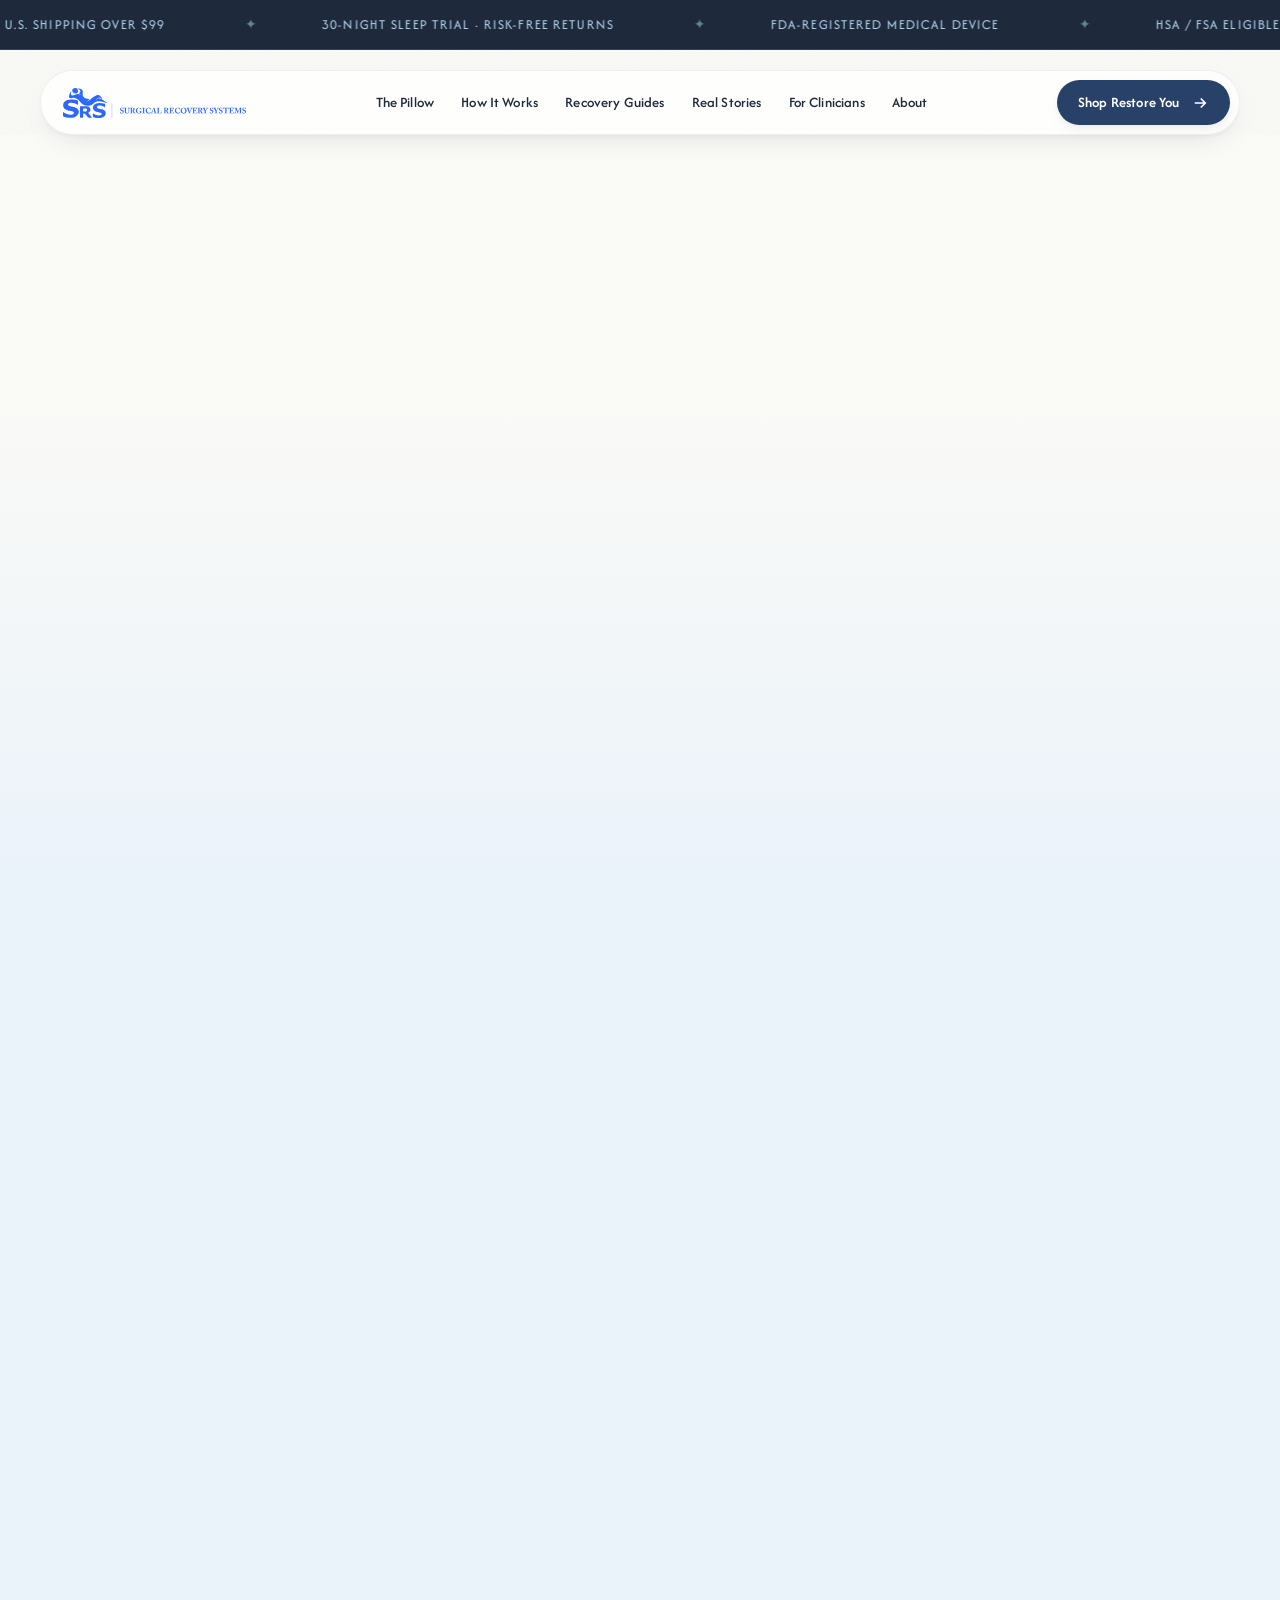
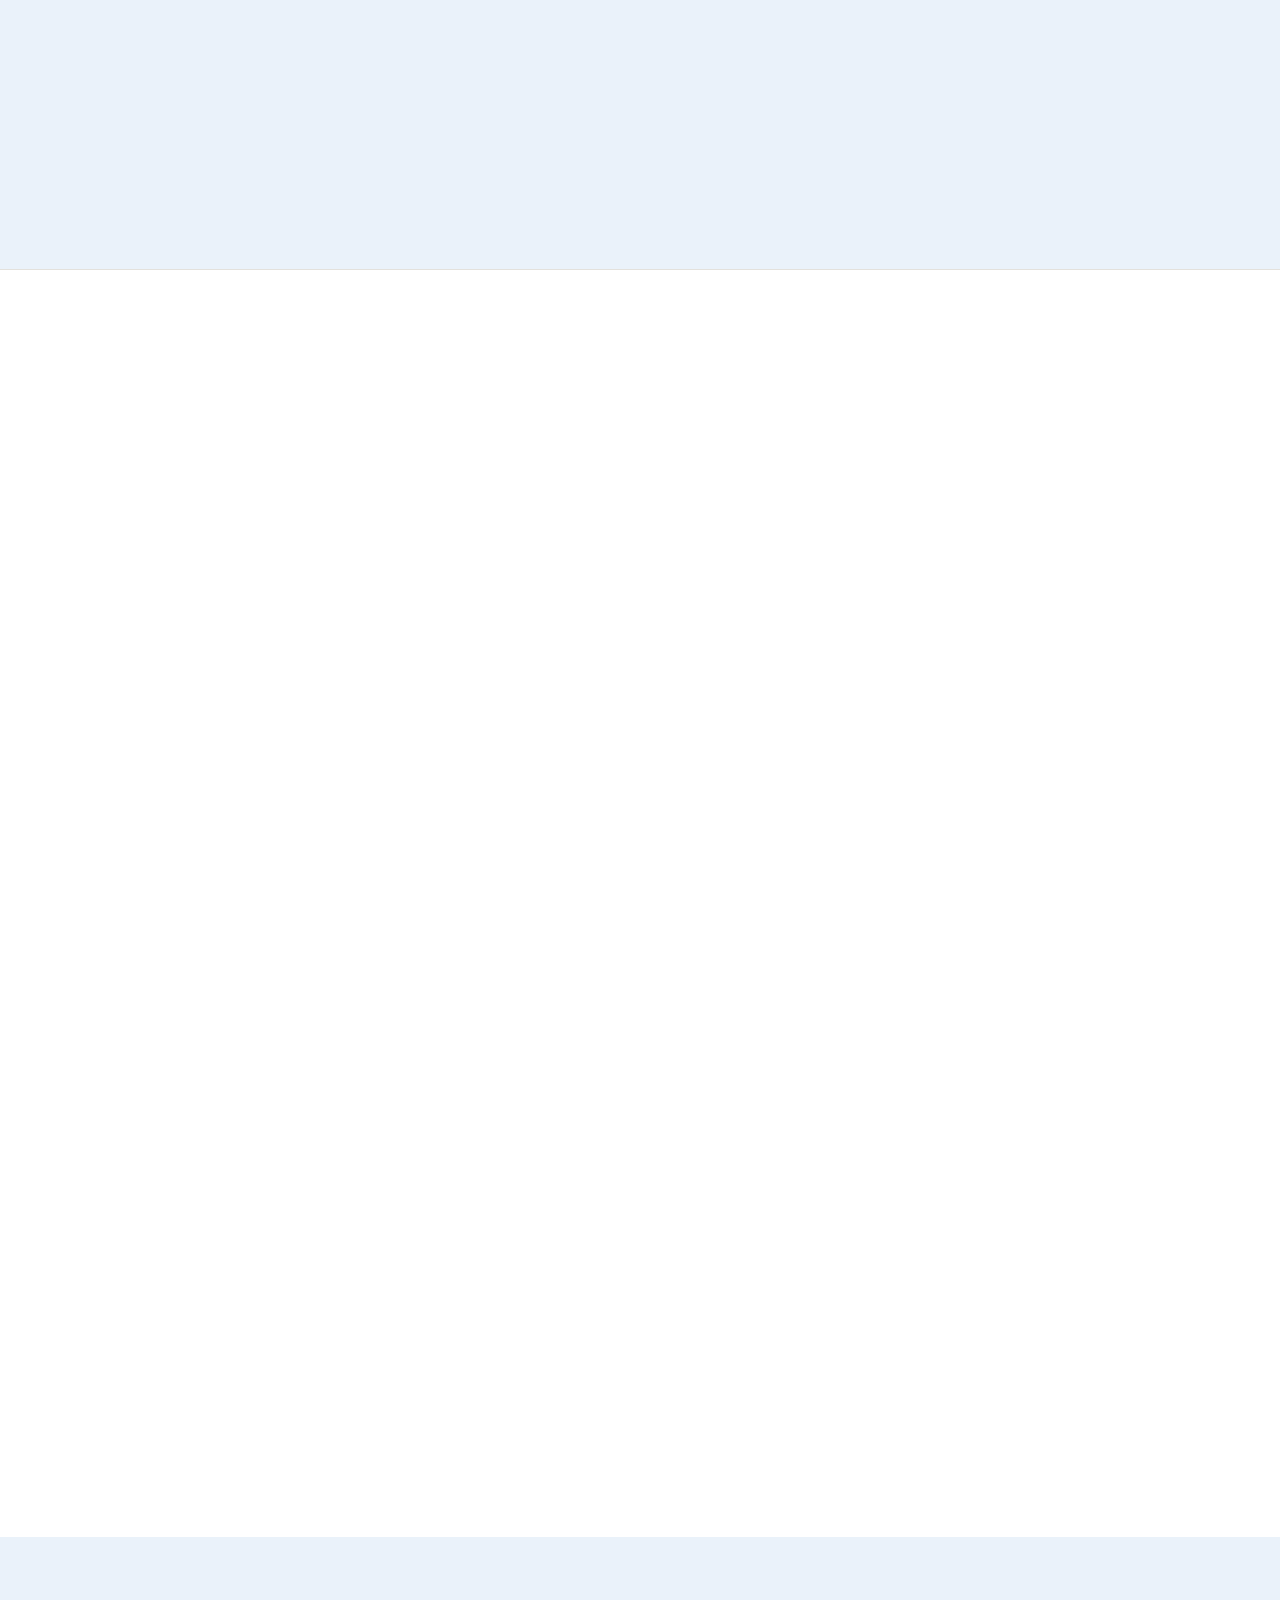
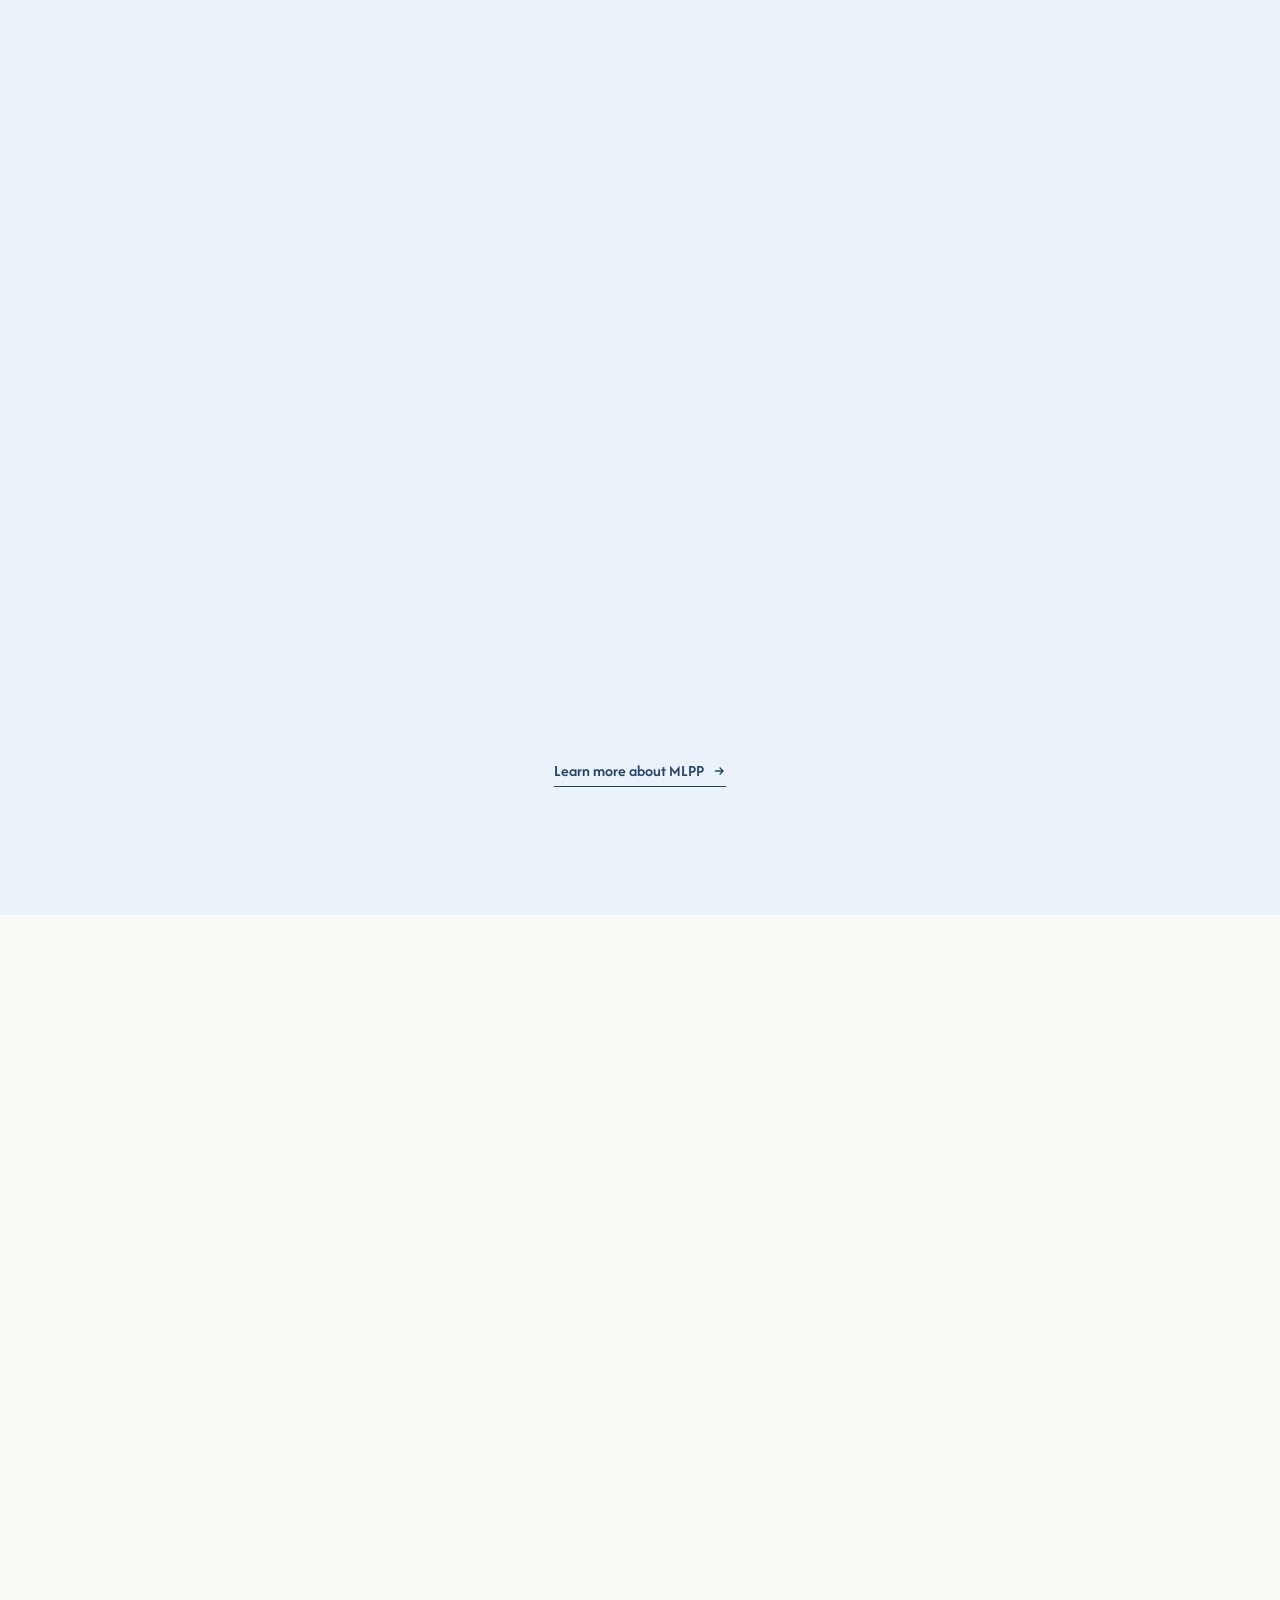
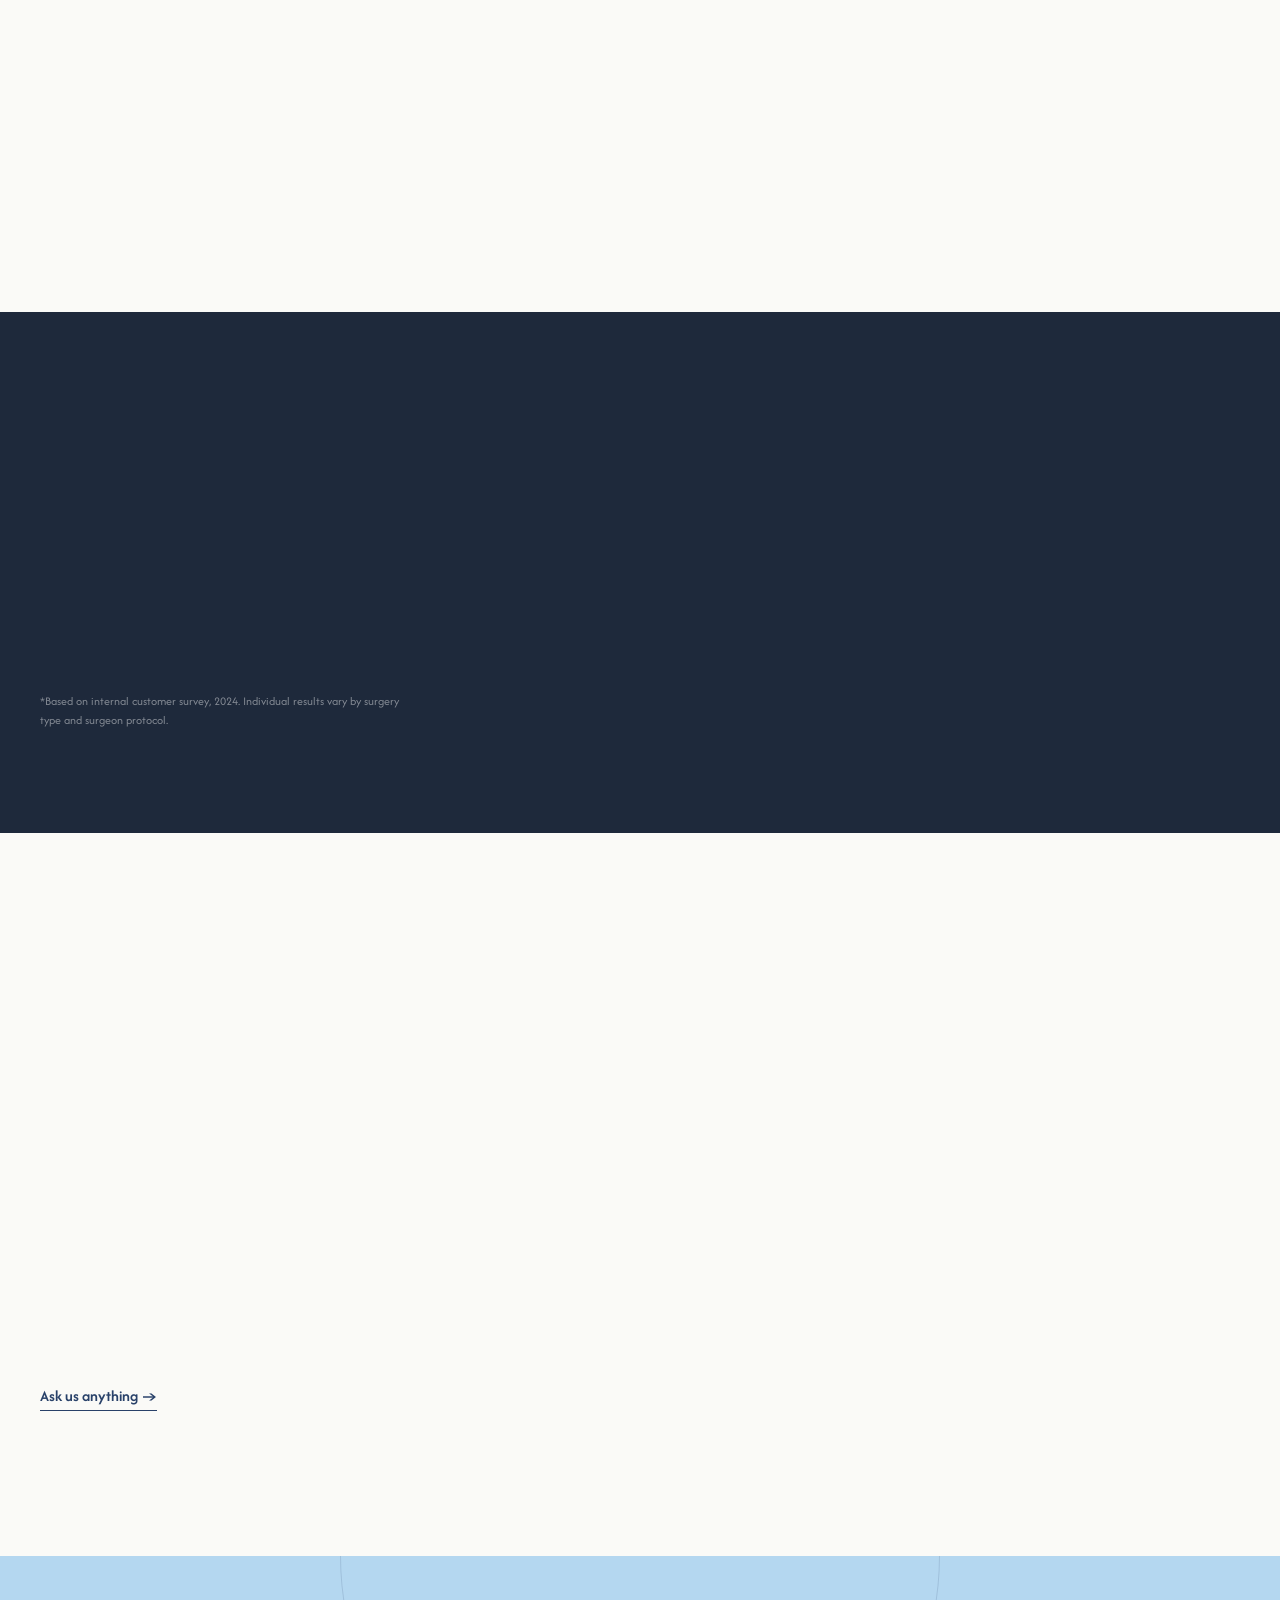
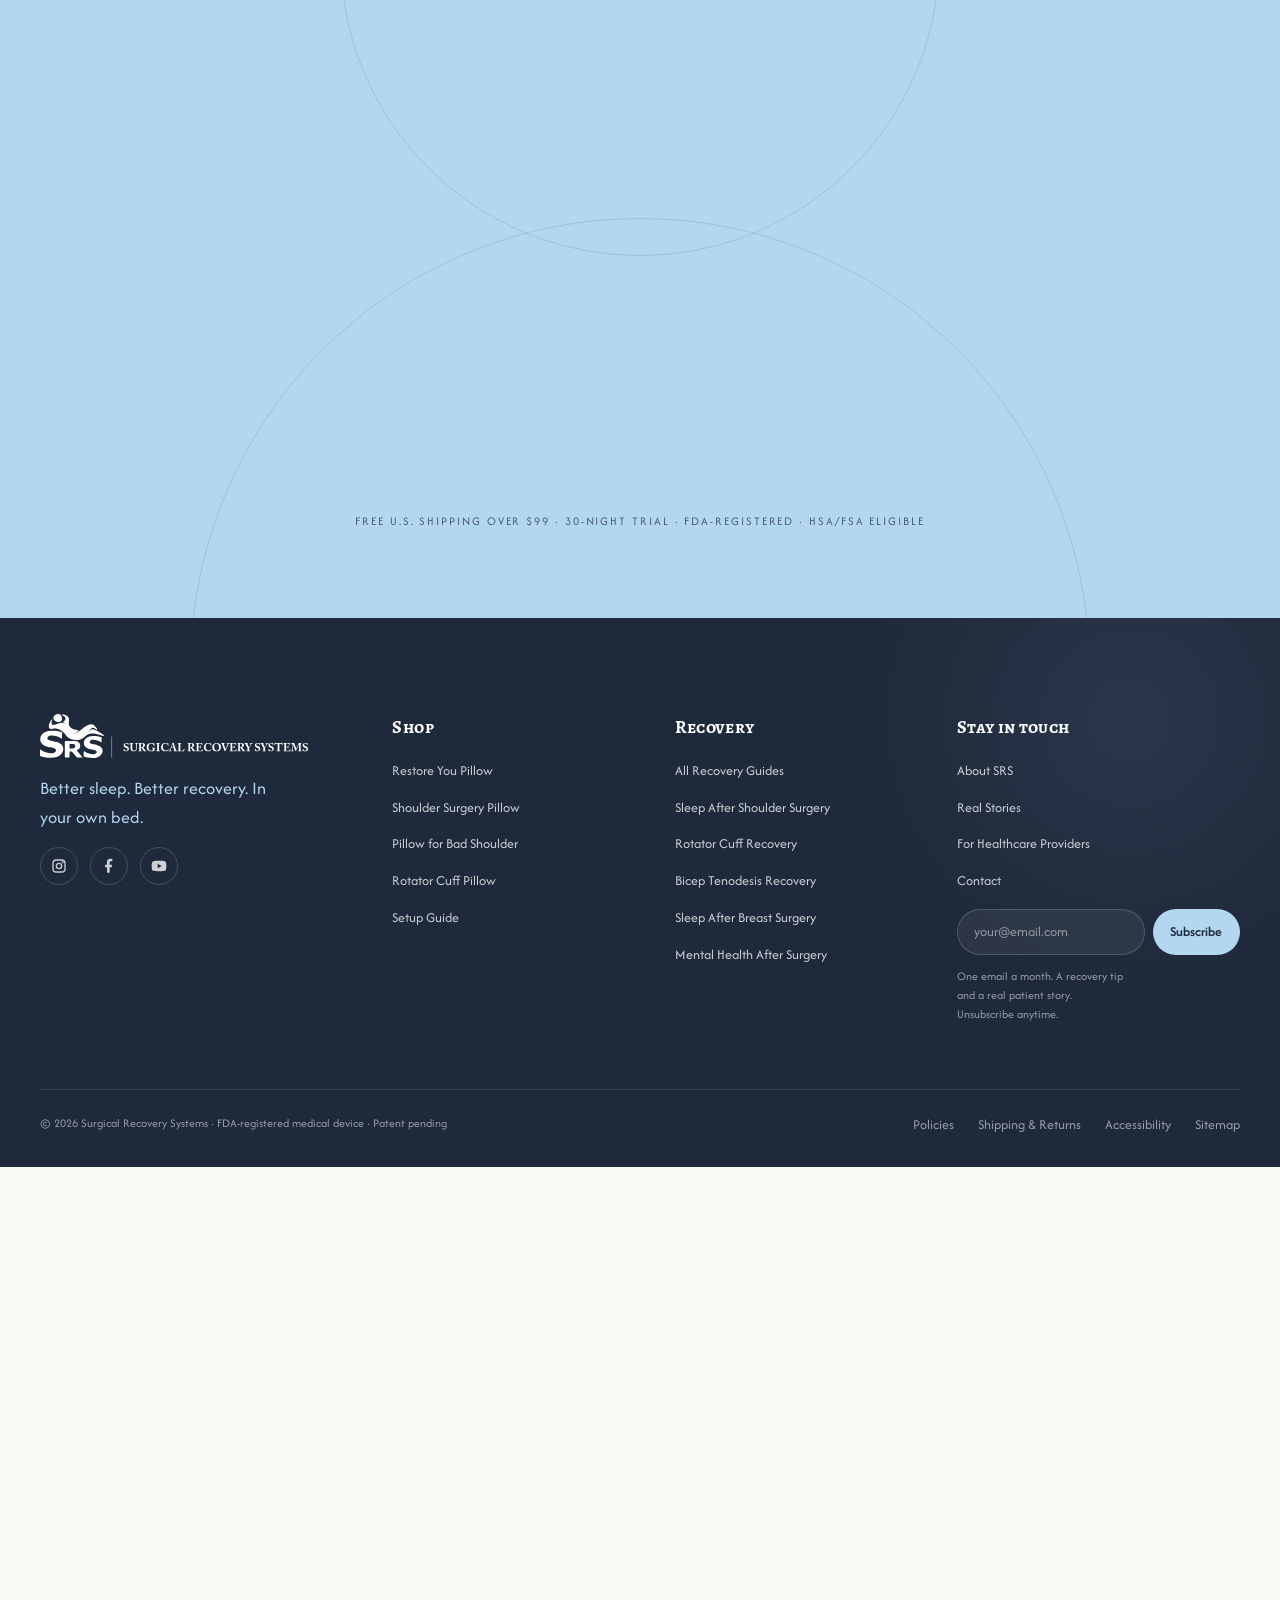
<file: index.html>
<!DOCTYPE html>
<html lang="en">
<head>
  <meta charset="UTF-8" />
  <meta http-equiv="refresh" content="0; url=./home/" />
  <link rel="canonical" href="./home/" />
  <title>Surgical Recovery Systems</title>
</head>
<body>
  <p>Redirecting to <a href="./home/">homepage</a>…</p>
</body>
</html>
</file>
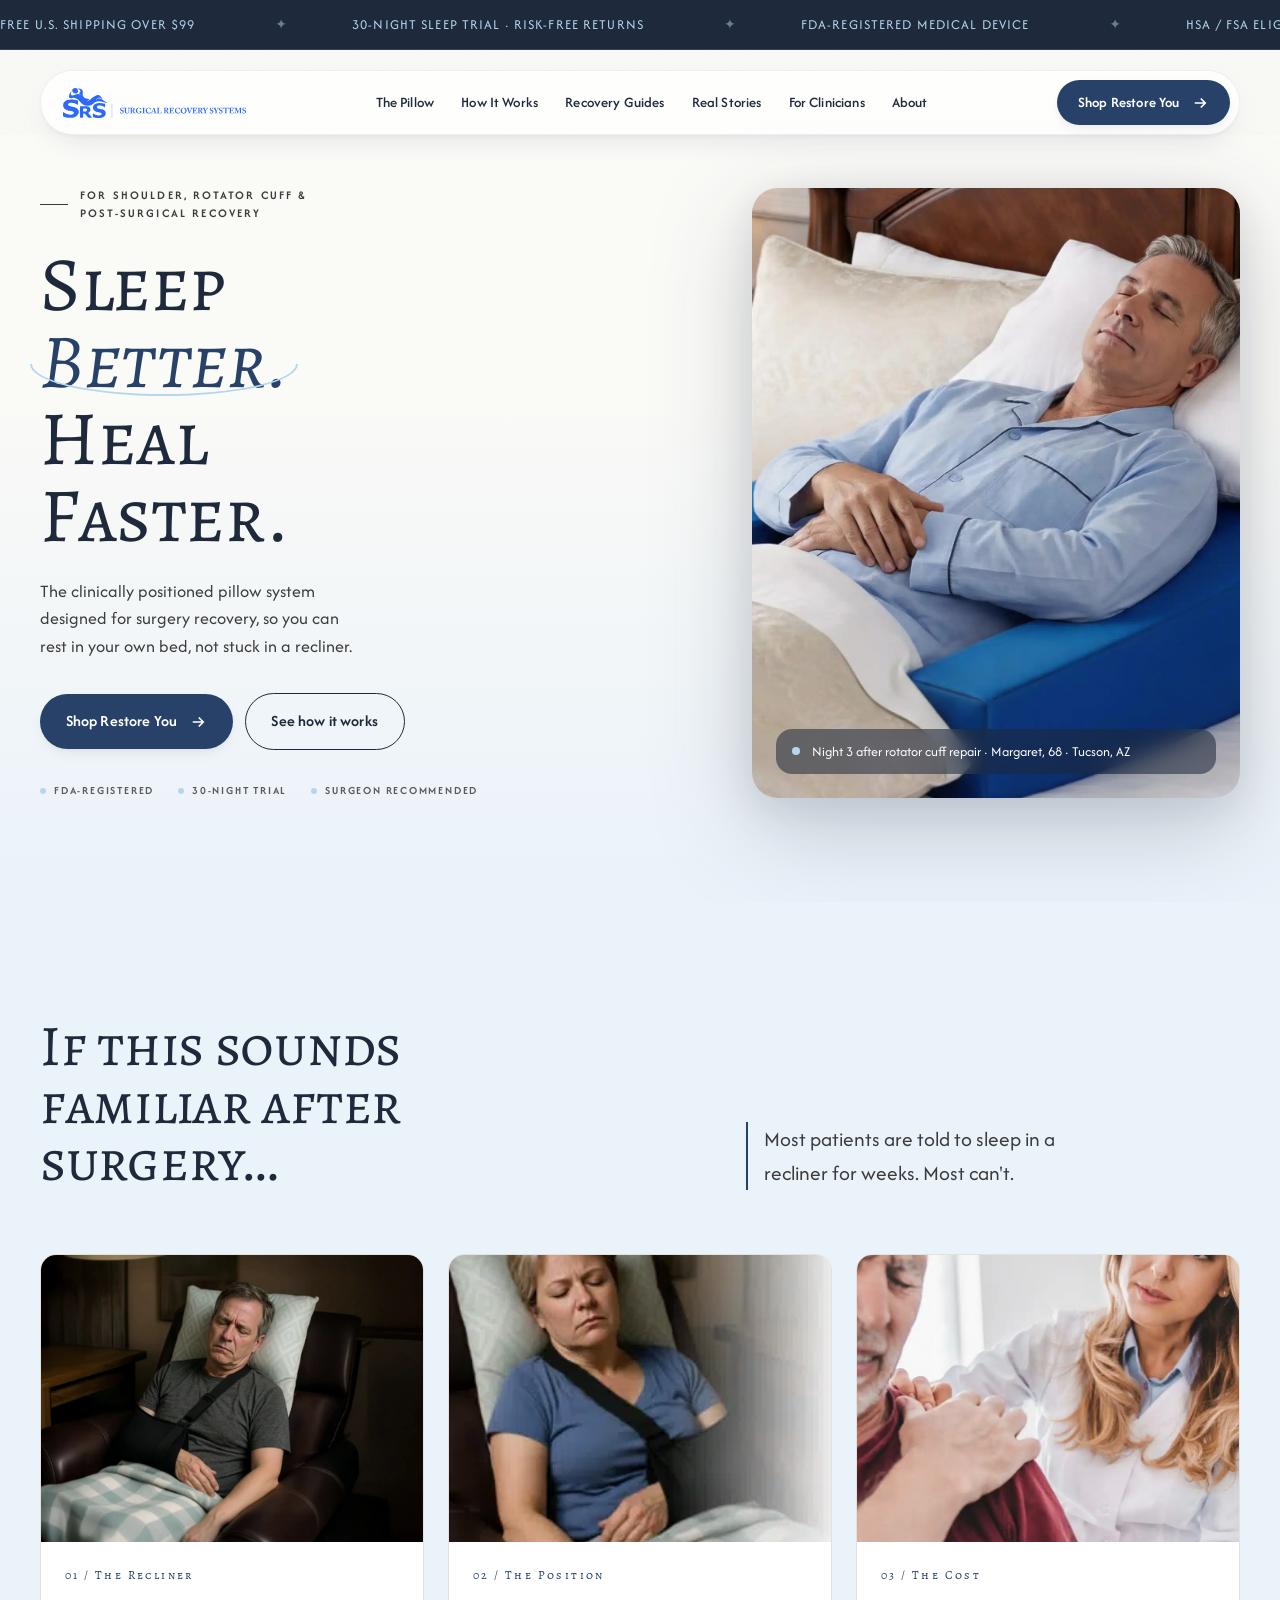
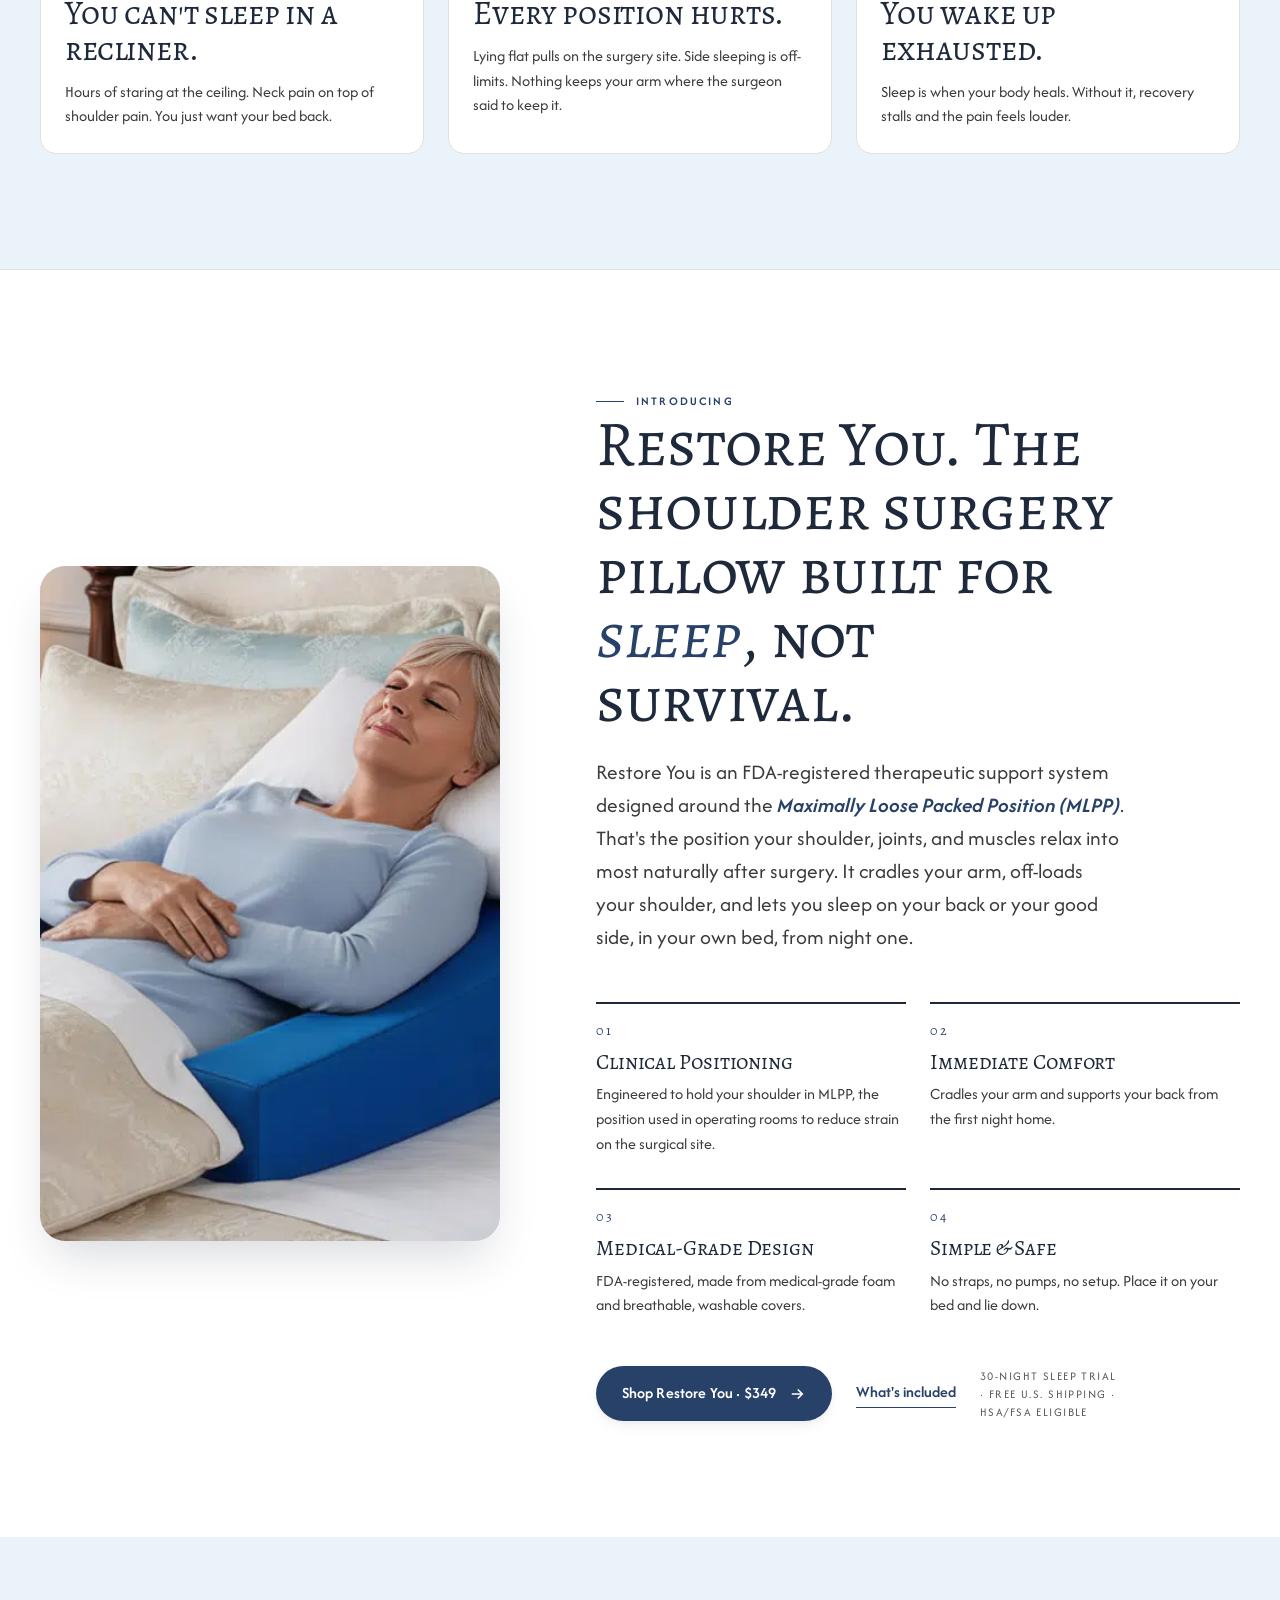
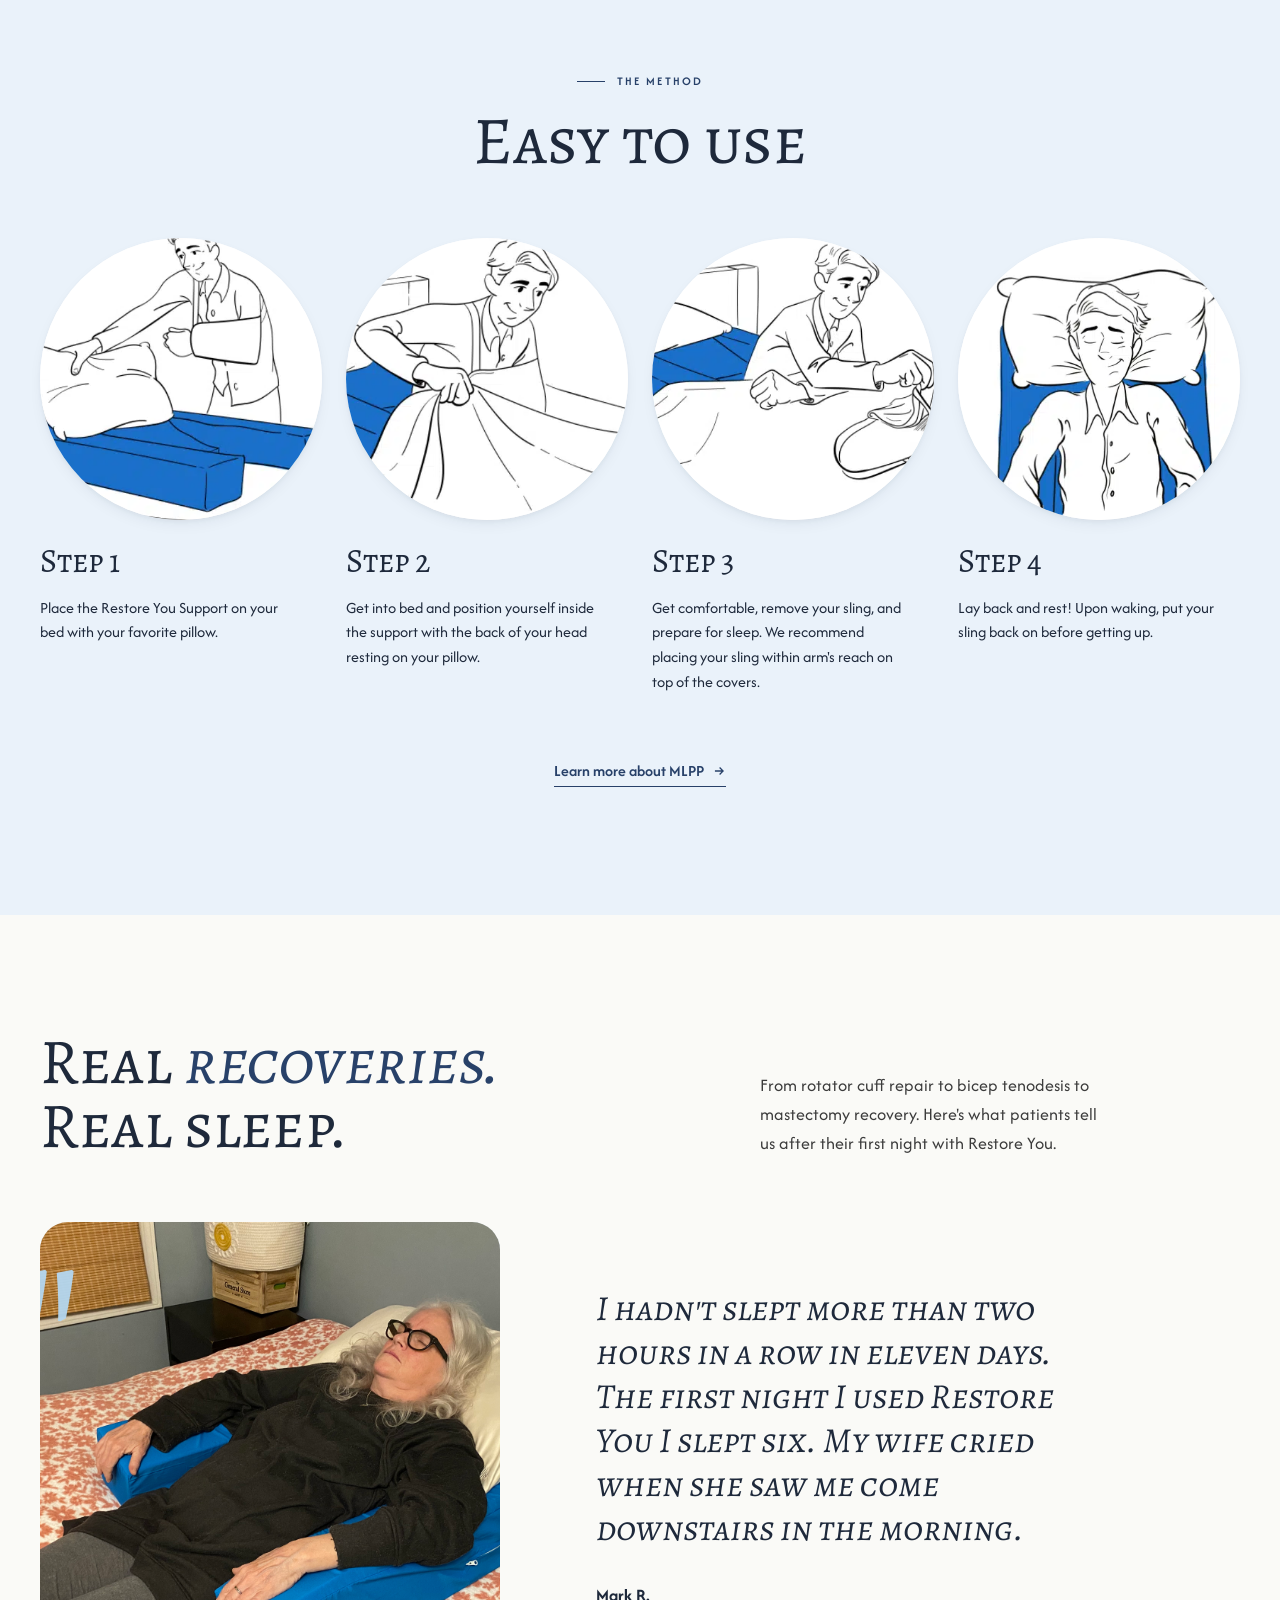
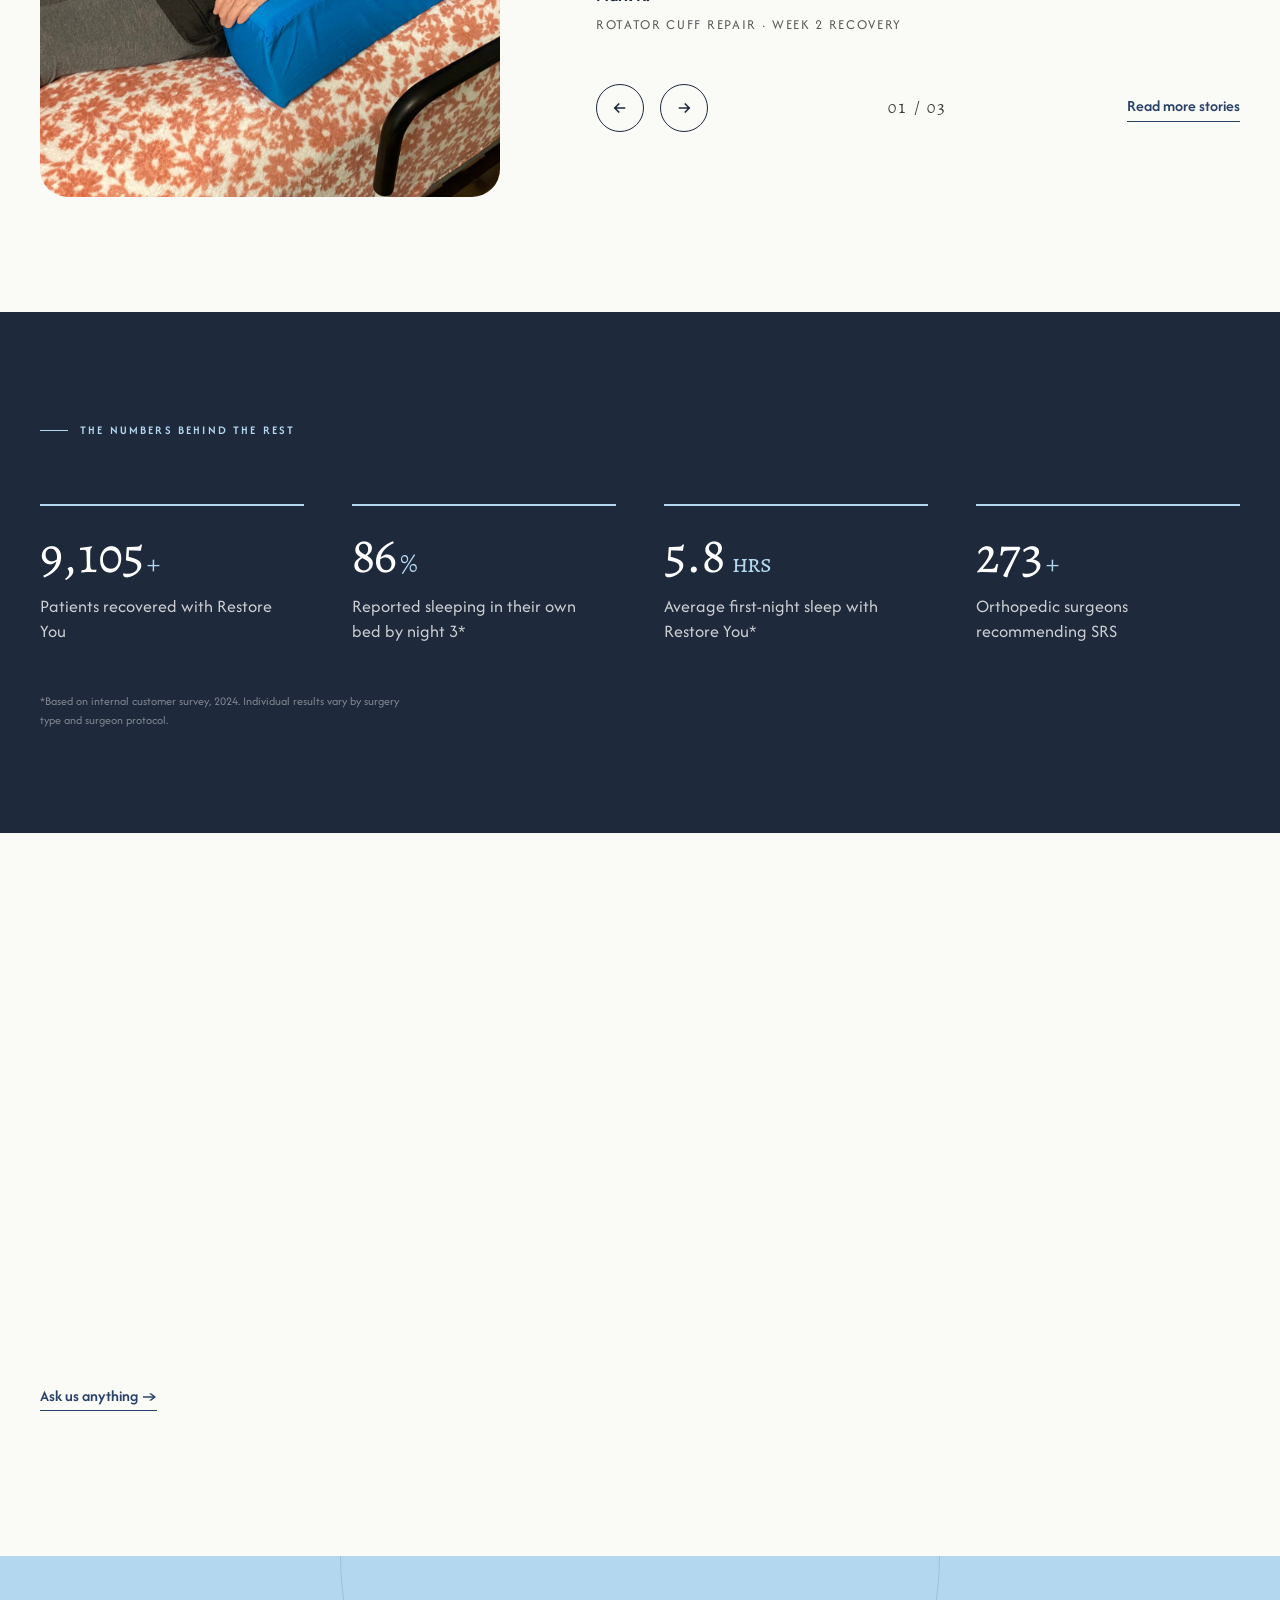
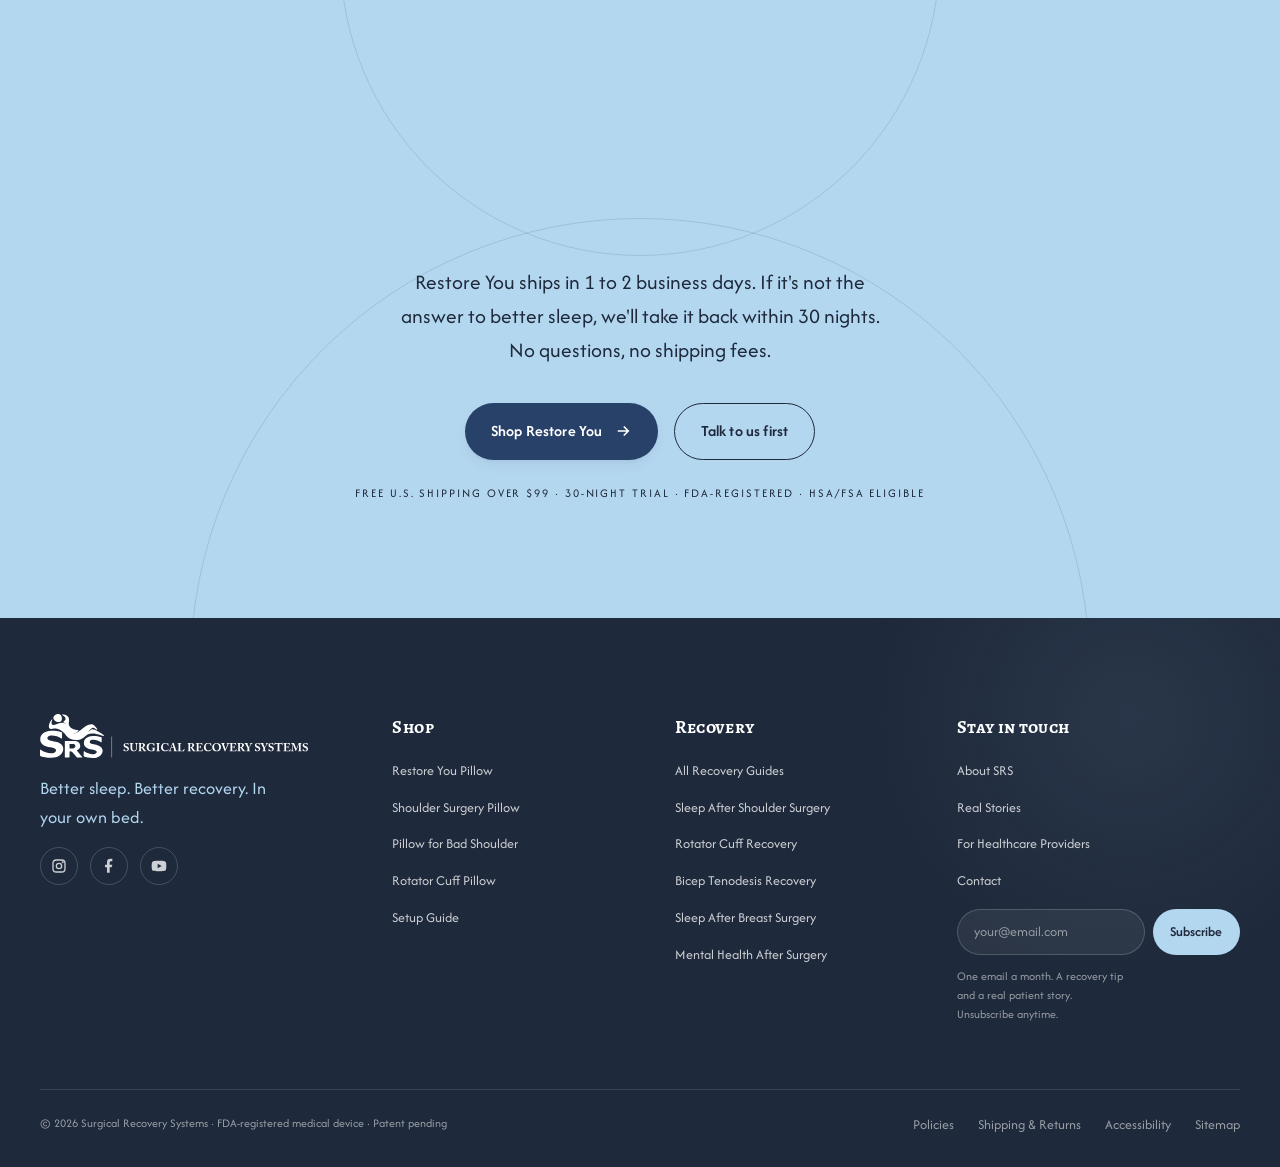
<file: home/index.html>
<!DOCTYPE html>
<html lang="en">
<head>
  <meta charset="UTF-8" />
  <meta name="viewport" content="width=device-width, initial-scale=1.0" />
  <title>Shoulder Surgery Pillow · Sleep at Home | Restore You by SRS</title>
  <meta name="description" content="Sleep in your own bed after shoulder, rotator cuff, or breast surgery. Restore You is the FDA-registered pillow system surgeons recommend for recovery." />

  <!-- Fonts -->
  <link rel="preconnect" href="https://fonts.googleapis.com" />
  <link rel="preconnect" href="https://fonts.gstatic.com" crossorigin />
  <link rel="stylesheet" href="https://fonts.googleapis.com/css2?family=Afacad:wght@400;500;600;700&family=Alegreya+SC:ital,wght@0,400;0,500;0,700;1,400;1,500&display=swap" />

  <link rel="stylesheet" href="../shared/base.css" />
  <link rel="stylesheet" href="../shared/components.css" />
  <link rel="stylesheet" href="./styles.css" />
</head>
<body>

  <!-- Skip link -->
  <a href="#main" class="sr-only">Skip to content</a>

  <!-- Section 1 — Marquee -->
  <div class="marquee" aria-label="Site announcements">
    <div class="marquee__track">
      <span class="marquee__item">Free U.S. shipping over $99</span>
      <span class="marquee__item">30-night sleep trial · risk-free returns</span>
      <span class="marquee__item">FDA-registered medical device</span>
      <span class="marquee__item">HSA / FSA eligible</span>
      <span class="marquee__item">Recommended by orthopedic surgeons</span>
      <span class="marquee__item">Call (555) 010-7700</span>
    </div>
  </div>

  <!-- Section 2 — Header (floating pill, sticky) -->
  <header class="site-header">
    <div class="site-header__inner">
      <a href="/" class="site-header__logo" aria-label="Surgical Recovery Systems home">
        <img src="../assets/logos/logo-horizontal.svg" alt="Surgical Recovery Systems" />
      </a>
      <nav class="site-header__nav" aria-label="Primary">
        <a href="/product/restore-you-support/">The Pillow</a>
        <a href="/how-to-use/">How It Works</a>
        <a href="/surgery-recovery-blog/">Recovery Guides</a>
        <a href="/real-stories/">Real Stories</a>
        <a href="/healthcare-providers/">For Clinicians</a>
        <a href="/about-surgical-recovery-systems/">About</a>
      </nav>
      <div class="site-header__cta">
        <a href="/product/restore-you-support/" class="btn btn--primary">
          Shop Restore You
          <svg class="arrow" viewBox="0 0 24 24" fill="none" stroke="currentColor" stroke-width="2.2"><path d="M5 12h14M13 6l6 6-6 6"/></svg>
        </a>
        <button class="menu-toggle" aria-label="Open menu" aria-expanded="false">
          <svg viewBox="0 0 24 24" fill="none" stroke="currentColor" stroke-width="2"><path d="M4 7h16M4 12h16M4 17h16"/></svg>
        </button>
      </div>
    </div>
  </header>

  <main id="main">

    <!-- Section 3 — Hero (full-bleed, 4-line stacked headline) -->
    <section class="hero">
      <div class="container hero__inner">
        <div class="hero__copy">
          <p class="eyebrow hero__eyebrow" data-reveal>For shoulder, rotator cuff &amp;<br/>post-surgical recovery</p>
          <h1 class="hero__headline" data-reveal data-reveal-delay="1">
            <span>Sleep</span>
            <span class="ital">Better.</span>
            <span>Heal</span>
            <span>Faster.</span>
          </h1>
          <p class="hero__sub" data-reveal data-reveal-delay="2">
            The clinically positioned pillow system designed for surgery recovery, so you can rest in your own bed, not stuck in a recliner.
          </p>
          <div class="hero__ctas" data-reveal data-reveal-delay="3">
            <a href="/product/restore-you-support/" class="btn btn--primary">
              Shop Restore You
              <svg class="arrow" viewBox="0 0 24 24" fill="none" stroke="currentColor" stroke-width="2.2"><path d="M5 12h14M13 6l6 6-6 6"/></svg>
            </a>
            <a href="#how-it-works" class="btn btn--ghost">See how it works</a>
          </div>
          <ul class="hero__trust" data-reveal data-reveal-delay="3">
            <li>FDA-registered</li>
            <li>30-night trial</li>
            <li>Surgeon recommended</li>
          </ul>
        </div>

        <figure class="hero__media" data-reveal data-reveal-delay="2">
          <div class="hero__media-frame">
            <img src="../assets/images/hero-sleeping.jpg" alt="Senior man sleeping comfortably in his own bed using the Restore You pillow after shoulder surgery" />
            <figcaption class="hero__media-tag">
              <span class="pulse" aria-hidden="true"></span>
              <span>Night 3 after rotator cuff repair · Margaret, 68 · Tucson, AZ</span>
            </figcaption>
          </div>
        </figure>
      </div>
    </section>

    <!-- Section 4 — Pain band -->
    <section class="pain section">
      <div class="container">
        <div class="pain__head">
          <h2 data-reveal>If this sounds familiar after surgery…</h2>
          <p data-reveal data-reveal-delay="1">Most patients are told to sleep in a recliner for weeks. Most can't.</p>
        </div>
        <div class="pain__grid">
          <article class="pain-card" data-reveal>
            <div class="pain-card__img">
              <img src="../assets/images/pain-recliner.jpg" alt="Patient sleeping uncomfortably in a recliner after shoulder surgery" loading="lazy" />
            </div>
            <div class="pain-card__body">
              <span class="pain-card__num">01 / The Recliner</span>
              <h3>You can't sleep in a recliner.</h3>
              <p>Hours of staring at the ceiling. Neck pain on top of shoulder pain. You just want your bed back.</p>
            </div>
          </article>
          <article class="pain-card" data-reveal data-reveal-delay="1">
            <div class="pain-card__img">
              <img src="../assets/images/pain-uncomfortable.jpg" alt="Woman in a sling unable to find a comfortable position after shoulder surgery" loading="lazy" />
            </div>
            <div class="pain-card__body">
              <span class="pain-card__num">02 / The Position</span>
              <h3>Every position hurts.</h3>
              <p>Lying flat pulls on the surgery site. Side sleeping is off-limits. Nothing keeps your arm where the surgeon said to keep it.</p>
            </div>
          </article>
          <article class="pain-card" data-reveal data-reveal-delay="2">
            <div class="pain-card__img">
              <img src="../assets/images/pain-exhausted.jpg" alt="Exhausted senior man with shoulder pain being examined by doctor" loading="lazy" />
            </div>
            <div class="pain-card__body">
              <span class="pain-card__num">03 / The Cost</span>
              <h3>You wake up exhausted.</h3>
              <p>Sleep is when your body heals. Without it, recovery stalls and the pain feels louder.</p>
            </div>
          </article>
        </div>
      </div>
    </section>

    <!-- Section 5 — Product reveal -->
    <section class="product section">
      <div class="container product__inner">
        <div class="product__media" data-reveal>
          <img src="../assets/images/product-hero.png" alt="Restore You Therapeutic Support pillow system for post-surgery shoulder recovery" />
        </div>
        <div class="product__copy">
          <p class="eyebrow" data-reveal>Introducing</p>
          <h2 data-reveal data-reveal-delay="1">Restore You. The shoulder surgery pillow built for <span class="ital">sleep</span>, not survival.</h2>
          <p class="lede" data-reveal data-reveal-delay="2">
            Restore You is an FDA-registered therapeutic support system designed around the <em>Maximally Loose Packed Position (MLPP)</em>. That's the position your shoulder, joints, and muscles relax into most naturally after surgery. It cradles your arm, off-loads your shoulder, and lets you sleep on your back or your good side, in your own bed, from night one.
          </p>

          <div class="value-grid">
            <div class="value" data-reveal>
              <span class="value__num">01</span>
              <h3>Clinical Positioning</h3>
              <p>Engineered to hold your shoulder in MLPP, the position used in operating rooms to reduce strain on the surgical site.</p>
            </div>
            <div class="value" data-reveal data-reveal-delay="1">
              <span class="value__num">02</span>
              <h3>Immediate Comfort</h3>
              <p>Cradles your arm and supports your back from the first night home.</p>
            </div>
            <div class="value" data-reveal data-reveal-delay="2">
              <span class="value__num">03</span>
              <h3>Medical-Grade Design</h3>
              <p>FDA-registered, made from medical-grade foam and breathable, washable covers.</p>
            </div>
            <div class="value" data-reveal data-reveal-delay="3">
              <span class="value__num">04</span>
              <h3>Simple &amp; Safe</h3>
              <p>No straps, no pumps, no setup. Place it on your bed and lie down.</p>
            </div>
          </div>

          <div class="product__cta-row" data-reveal>
            <a href="/product/restore-you-support/" class="btn btn--primary">
              Shop Restore You · $349
              <svg class="arrow" viewBox="0 0 24 24" fill="none" stroke="currentColor" stroke-width="2.2"><path d="M5 12h14M13 6l6 6-6 6"/></svg>
            </a>
            <a href="/product/restore-you-support/#whats-included" class="text-link">What's included</a>
            <small>30-night sleep trial · Free U.S. shipping · HSA/FSA eligible</small>
          </div>
        </div>
      </div>
    </section>

    <!-- Section 6 — The Method (Easy to use, 4 steps) -->
    <section class="method" id="how-it-works">
      <div class="container">
        <div class="method__head">
          <p class="eyebrow" data-reveal>The Method</p>
          <h2 data-reveal data-reveal-delay="1">Easy to use</h2>
        </div>

        <div class="method__steps">
          <article class="method-step" data-reveal>
            <div class="method-step__media">
              <img src="../assets/images/step-1.png" alt="Step 1: Restore You Support placed on bed with favorite pillow" loading="lazy" />
            </div>
            <h3 class="method-step__title">Step 1</h3>
            <p class="method-step__body">Place the Restore You Support on your bed with your favorite pillow.</p>
          </article>

          <article class="method-step" data-reveal data-reveal-delay="1">
            <div class="method-step__media">
              <img src="../assets/images/step-2.png" alt="Step 2: Patient positioned inside the support with head resting on pillow" loading="lazy" />
            </div>
            <h3 class="method-step__title">Step 2</h3>
            <p class="method-step__body">Get into bed and position yourself inside the support with the back of your head resting on your pillow.</p>
          </article>

          <article class="method-step" data-reveal data-reveal-delay="2">
            <div class="method-step__media">
              <img src="../assets/images/step-3.png" alt="Step 3: Patient comfortable with sling removed, ready for sleep" loading="lazy" />
            </div>
            <h3 class="method-step__title">Step 3</h3>
            <p class="method-step__body">Get comfortable, remove your sling, and prepare for sleep. We recommend placing your sling within arm's reach on top of the covers.</p>
          </article>

          <article class="method-step" data-reveal data-reveal-delay="3">
            <div class="method-step__media">
              <img src="../assets/images/step-4.png" alt="Step 4: Patient resting comfortably with sling nearby" loading="lazy" />
            </div>
            <h3 class="method-step__title">Step 4</h3>
            <p class="method-step__body">Lay back and rest! Upon waking, put your sling back on before getting up.</p>
          </article>
        </div>

        <div class="method__cta">
          <a href="/maximally-loose-packed-position-mlpp-restore-you-srs/" class="text-link">
            Learn more about MLPP
            <svg class="arrow" viewBox="0 0 24 24" fill="none" stroke="currentColor" stroke-width="2.2" width="14" height="14"><path d="M5 12h14M13 6l6 6-6 6"/></svg>
          </a>
        </div>
      </div>
    </section>

    <!-- Section 7 — Stories -->
    <section class="stories section">
      <div class="container">
        <div class="stories__head">
          <h2 data-reveal>Real <span class="ital">recoveries.</span><br/>Real sleep.</h2>
          <p data-reveal data-reveal-delay="1">From rotator cuff repair to bicep tenodesis to mastectomy recovery. Here's what patients tell us after their first night with Restore You.</p>
        </div>

        <div class="story-stage" data-reveal>
          <div class="story-stage__media">
            <span class="quote-mark" aria-hidden="true">"</span>
            <img src="../assets/images/story-1.jpg" alt="Mark, a rotator cuff repair patient who recovered using Restore You" style="opacity:1; position:absolute; inset:0;" />
            <img src="../assets/images/story-2.jpg" alt="Janet, a total shoulder replacement patient" style="opacity:0; position:absolute; inset:0; transition: opacity 600ms;" />
            <img src="../assets/images/story-3.jpg" alt="Diane, a breast surgery recovery patient" style="opacity:0; position:absolute; inset:0; transition: opacity 600ms;" />
          </div>

          <div>
            <div class="story-track">
              <article class="story-slide is-active">
                <blockquote>I hadn't slept more than two hours in a row in eleven days. The first night I used Restore You I slept six. My wife cried when she saw me come downstairs in the morning.</blockquote>
                <cite><strong>Mark R.</strong><span>Rotator cuff repair · Week 2 recovery</span></cite>
              </article>
              <article class="story-slide">
                <blockquote>My surgeon told me I'd be in a recliner for a month. I made it three nights. Restore You got me back into my own bed, and back into sleep that actually felt like sleep.</blockquote>
                <cite><strong>Janet P.</strong><span>Total shoulder replacement · Week 1 recovery</span></cite>
              </article>
              <article class="story-slide">
                <blockquote>After my mastectomy I dreaded going to bed. The Restore You pillow holds me in a position that doesn't pull on the incisions. I slept on the second night home.</blockquote>
                <cite><strong>Diane K.</strong><span>Breast surgery · Week 1 recovery</span></cite>
              </article>
            </div>

            <div class="story-controls">
              <button data-prev aria-label="Previous testimonial">
                <svg viewBox="0 0 24 24" fill="none" stroke="currentColor" stroke-width="2.2"><path d="M19 12H5M11 6l-6 6 6 6"/></svg>
              </button>
              <button data-next aria-label="Next testimonial">
                <svg viewBox="0 0 24 24" fill="none" stroke="currentColor" stroke-width="2.2"><path d="M5 12h14M13 6l6 6-6 6"/></svg>
              </button>
              <span class="story-controls__counter">01 / 03</span>
              <a href="/real-stories/" class="text-link" style="margin-left:auto;">Read more stories</a>
            </div>
          </div>
        </div>
      </div>
    </section>

    <!-- Section 8 — Stats -->
    <section class="stats">
      <div class="container">
        <div class="stats__head">
          <p class="eyebrow" data-reveal>The numbers behind the rest</p>
        </div>
        <div class="stats__grid">
          <div class="stat" data-reveal>
            <span class="stat__num"><span data-count="10000">0</span><span class="unit">+</span></span>
            <span class="stat__label">Patients recovered with Restore You</span>
          </div>
          <div class="stat" data-reveal data-reveal-delay="1">
            <span class="stat__num"><span data-count="94">0</span><span class="unit">%</span></span>
            <span class="stat__label">Reported sleeping in their own bed by night 3*</span>
          </div>
          <div class="stat" data-reveal data-reveal-delay="2">
            <span class="stat__num"><span data-count="6.4" data-decimals="1">0</span><span class="unit"> hrs</span></span>
            <span class="stat__label">Average first-night sleep with Restore You*</span>
          </div>
          <div class="stat" data-reveal data-reveal-delay="3">
            <span class="stat__num"><span data-count="300">0</span><span class="unit">+</span></span>
            <span class="stat__label">Orthopedic surgeons recommending SRS</span>
          </div>
        </div>
        <p class="stats__note">*Based on internal customer survey, 2024. Individual results vary by surgery type and surgeon protocol.</p>
      </div>
    </section>

    <!-- Section 9 — FAQ -->
    <section class="faq section">
      <div class="container faq__inner">
        <div class="faq__head">
          <p class="eyebrow" data-reveal>Frequently asked</p>
          <h2 data-reveal data-reveal-delay="1">Questions patients ask before their <span class="ital">first night.</span></h2>
          <p data-reveal data-reveal-delay="2">Have something we haven't covered? Talk to a real human. We answer within one business day.</p>
          <a href="/contact/" class="text-link">Ask us anything →</a>
        </div>

        <div class="accordion" data-reveal>
          <div class="accordion__item">
            <button class="accordion__btn" aria-expanded="false">
              When can I start using Restore You after surgery?
              <span class="plus" aria-hidden="true"></span>
            </button>
            <div class="accordion__panel">
              <div class="accordion__panel-inner">
                Most patients begin using Restore You the night they get home from the hospital. Always follow your surgeon's specific positioning instructions. Restore You is designed to <em>hold</em> the position they recommend, not replace their guidance.
              </div>
            </div>
          </div>

          <div class="accordion__item">
            <button class="accordion__btn" aria-expanded="false">
              Will it work for my type of surgery?
              <span class="plus" aria-hidden="true"></span>
            </button>
            <div class="accordion__panel">
              <div class="accordion__panel-inner">
                Restore You is most commonly used for: rotator cuff repair, total shoulder replacement, reverse shoulder replacement, bicep tenodesis, labral repair, breast surgery (mastectomy / reconstruction), and any procedure where back or side sleeping is encouraged. If you're unsure, <a href="/contact/" class="text-link" style="font-size:inherit;">contact us</a> and we'll talk through your surgery with you.
              </div>
            </div>
          </div>

          <div class="accordion__item">
            <button class="accordion__btn" aria-expanded="false">
              Can I sleep on my side with it?
              <span class="plus" aria-hidden="true"></span>
            </button>
            <div class="accordion__panel">
              <div class="accordion__panel-inner">
                Yes. Restore You supports back sleeping and unaffected-side sleeping. The arm cradle keeps your operated shoulder in MLPP whether you're flat on your back or rolled slightly to your good side.
              </div>
            </div>
          </div>

          <div class="accordion__item">
            <button class="accordion__btn" aria-expanded="false">
              Is it covered by insurance, HSA, or FSA?
              <span class="plus" aria-hidden="true"></span>
            </button>
            <div class="accordion__panel">
              <div class="accordion__panel-inner">
                Restore You is HSA and FSA eligible in the United States. Some patients are reimbursed by insurance with a prescription from their surgeon. We provide a documentation pack to make that easier.
              </div>
            </div>
          </div>

          <div class="accordion__item">
            <button class="accordion__btn" aria-expanded="false">
              What if it doesn't work for me?
              <span class="plus" aria-hidden="true"></span>
            </button>
            <div class="accordion__panel">
              <div class="accordion__panel-inner">
                We offer a 30-night sleep trial. If you're not sleeping better, send it back for a full refund. We'll cover return shipping. No restocking fees.
              </div>
            </div>
          </div>

          <div class="accordion__item">
            <button class="accordion__btn" aria-expanded="false">
              How do I clean it?
              <span class="plus" aria-hidden="true"></span>
            </button>
            <div class="accordion__panel">
              <div class="accordion__panel-inner">
                The covers unzip and machine wash. The medical-grade foam core is wipeable. Full care instructions ship with the pillow and live on our <a href="/restore-you-setup-guide/" class="text-link" style="font-size:inherit;">Setup Guide</a>.
              </div>
            </div>
          </div>
        </div>
      </div>
    </section>

    <!-- Section 12 — Final CTA -->
    <section class="final-cta section">
      <div class="container final-cta__inner">
        <h2 data-reveal data-reveal-delay="1">Start sleeping <span class="ital">better</span> tonight.</h2>
        <p data-reveal data-reveal-delay="2">Restore You ships in 1 to 2 business days. If it's not the answer to better sleep, we'll take it back within 30 nights. No questions, no shipping fees.</p>
        <div class="final-cta__ctas" data-reveal data-reveal-delay="3">
          <a href="/product/restore-you-support/" class="btn btn--primary">
            Shop Restore You
            <svg class="arrow" viewBox="0 0 24 24" fill="none" stroke="currentColor" stroke-width="2.2"><path d="M5 12h14M13 6l6 6-6 6"/></svg>
          </a>
          <a href="/contact/" class="btn btn--ghost">Talk to us first</a>
        </div>
        <small data-reveal>Free U.S. shipping over $99 · 30-night trial · FDA-registered · HSA/FSA eligible</small>
      </div>
    </section>

  </main>

  <!-- Section 13 — Footer -->
  <footer class="site-footer">
    <div class="container">
      <div class="site-footer__grid">
        <div class="site-footer__brand">
          <img src="../assets/logos/logo-horizontal.svg" alt="Surgical Recovery Systems" />
          <p class="site-footer__tag">Better sleep. Better recovery. In your own bed.</p>
          <div class="site-footer__social">
            <a href="#" aria-label="Instagram"><svg viewBox="0 0 24 24" fill="none" stroke="currentColor" stroke-width="2"><rect x="3" y="3" width="18" height="18" rx="5"/><circle cx="12" cy="12" r="4"/><circle cx="17.5" cy="6.5" r="0.5" fill="currentColor"/></svg></a>
            <a href="#" aria-label="Facebook"><svg viewBox="0 0 24 24" fill="currentColor"><path d="M13 22v-8h3l1-4h-4V7c0-1.1.9-2 2-2h2V1h-3a5 5 0 0 0-5 5v4H6v4h3v8h4z"/></svg></a>
            <a href="#" aria-label="YouTube"><svg viewBox="0 0 24 24" fill="currentColor"><path d="M23 12s0-3.5-.5-5.2a3 3 0 0 0-2.1-2.1C18.6 4 12 4 12 4s-6.6 0-8.4.7A3 3 0 0 0 1.5 6.8C1 8.5 1 12 1 12s0 3.5.5 5.2a3 3 0 0 0 2.1 2.1C5.4 20 12 20 12 20s6.6 0 8.4-.7a3 3 0 0 0 2.1-2.1C23 15.5 23 12 23 12zM10 15.5v-7l6 3.5-6 3.5z"/></svg></a>
          </div>
        </div>

        <div>
          <h4>Shop</h4>
          <ul>
            <li><a href="/product/restore-you-support/">Restore You Pillow</a></li>
            <li><a href="/shoulder-surgery-pillow-fda-registered-recovery-support-restore-you/">Shoulder Surgery Pillow</a></li>
            <li><a href="/pillow-for-bad-shoulder-restore-you-fda-registered-support/">Pillow for Bad Shoulder</a></li>
            <li><a href="/rotator-cuff-shoulder-pain-pillow/">Rotator Cuff Pillow</a></li>
            <li><a href="/restore-you-setup-guide/">Setup Guide</a></li>
          </ul>
        </div>

        <div>
          <h4>Recovery</h4>
          <ul>
            <li><a href="/surgery-recovery-blog/">All Recovery Guides</a></li>
            <li><a href="/how-to-sleep-after-shoulder-surgery/">Sleep After Shoulder Surgery</a></li>
            <li><a href="/how-to-sleep-after-rotator-cuff-surgery-complete-guide/">Rotator Cuff Recovery</a></li>
            <li><a href="/biceps-surgery-recovery-time-essential-guide-2025/">Bicep Tenodesis Recovery</a></li>
            <li><a href="/sleep-after-breast-surgery/">Sleep After Breast Surgery</a></li>
            <li><a href="/mental-health-after-surgery-depression-and-recovery-tips/">Mental Health After Surgery</a></li>
          </ul>
        </div>

        <div>
          <h4>Stay in touch</h4>
          <ul>
            <li><a href="/about-surgical-recovery-systems/">About SRS</a></li>
            <li><a href="/real-stories/">Real Stories</a></li>
            <li><a href="/healthcare-providers/">For Healthcare Providers</a></li>
            <li><a href="/contact/">Contact</a></li>
          </ul>
          <form class="site-footer__signup" onsubmit="event.preventDefault();">
            <input type="email" placeholder="your@email.com" aria-label="Your email address" required />
            <button type="submit">Subscribe</button>
          </form>
          <p style="font-size:var(--t-xs); color:rgba(255,255,255,0.55); margin-top:var(--s-3); max-width: 28ch;">One email a month. A recovery tip and a real patient story. Unsubscribe anytime.</p>
        </div>
      </div>

      <div class="site-footer__bottom">
        <span>© 2026 Surgical Recovery Systems · FDA-registered medical device · Patent pending</span>
        <div class="site-footer__bottom-links">
          <a href="/policies/">Policies</a>
          <a href="/policies/#shipping">Shipping &amp; Returns</a>
          <a href="/accessibility/">Accessibility</a>
          <a href="/sitemap.xml">Sitemap</a>
        </div>
      </div>
    </div>
  </footer>

  <script src="./script.js" defer></script>
</body>
</html>
</file>
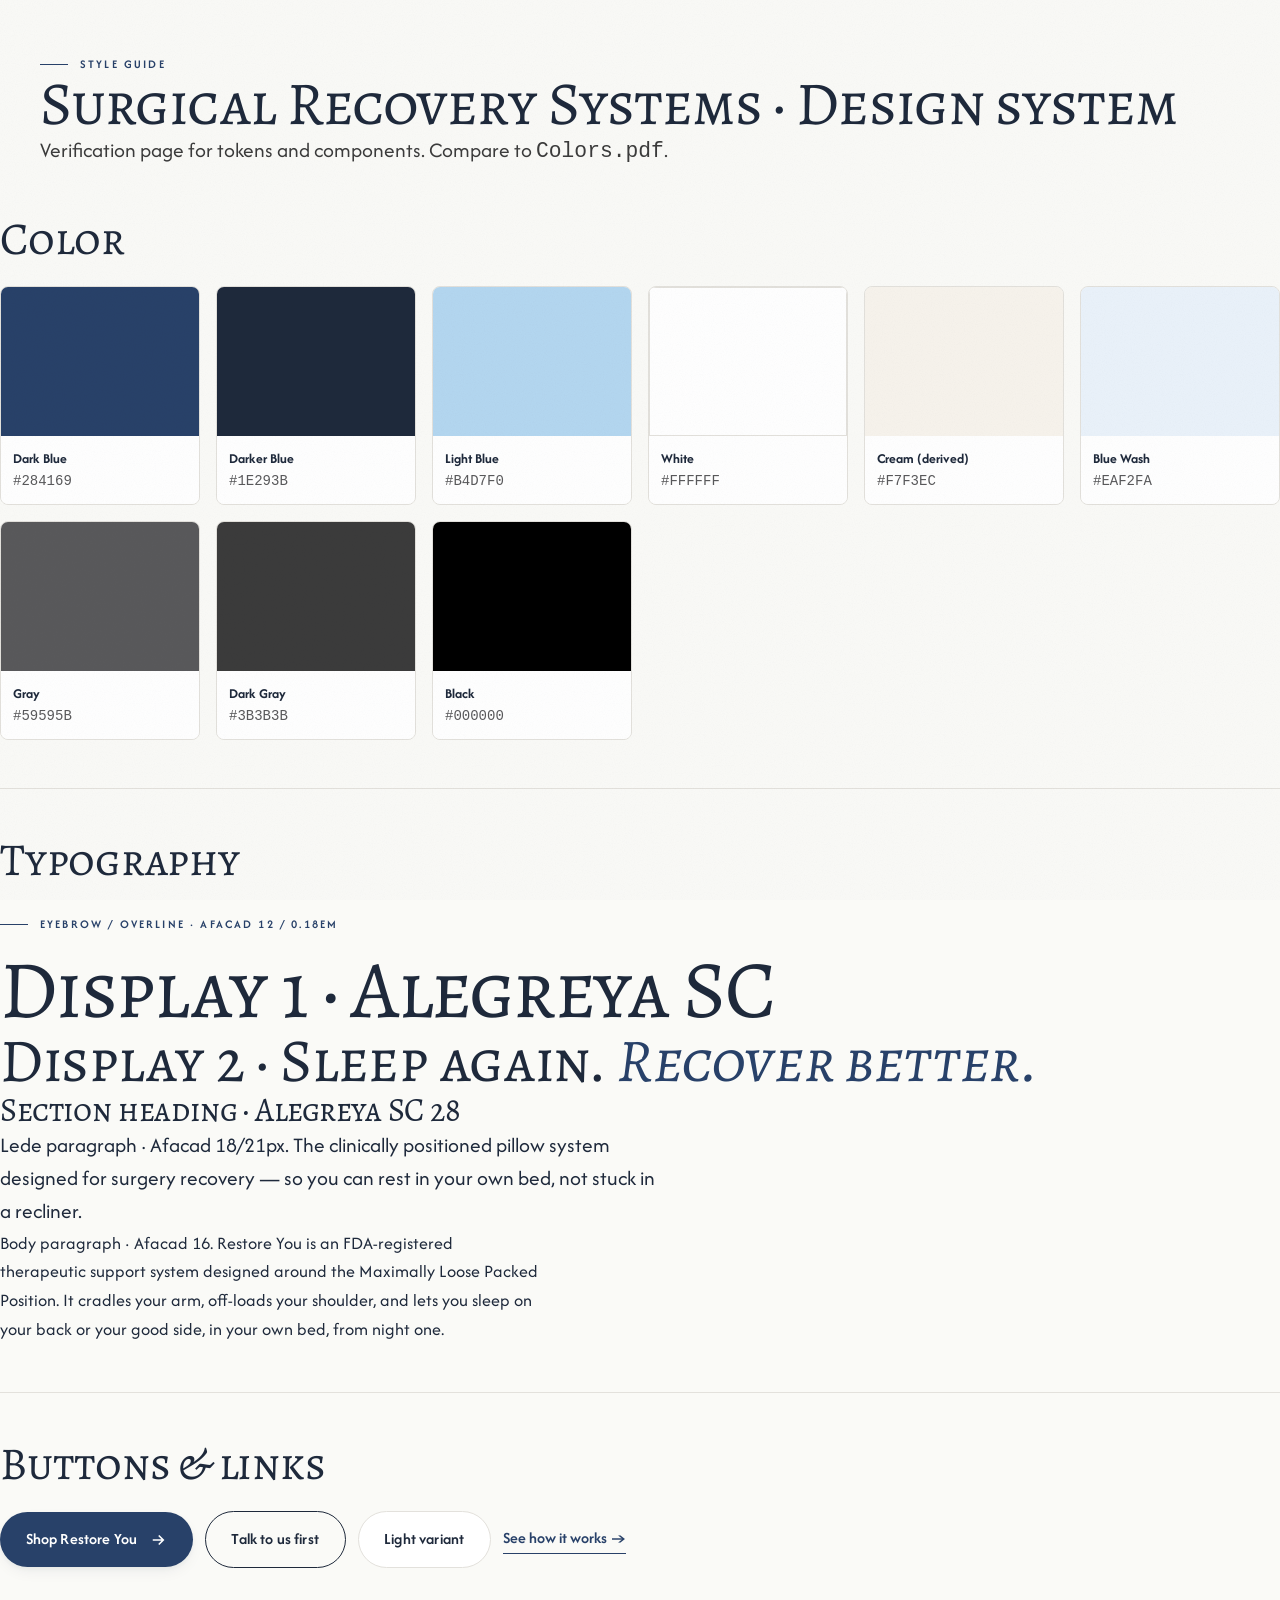
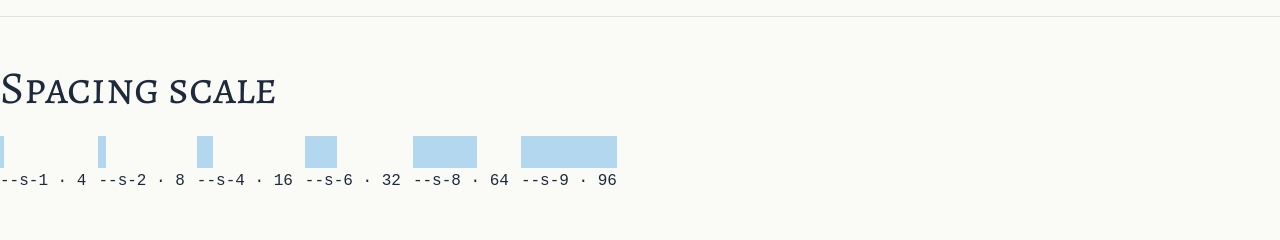
<file: styleguide.html>
<!DOCTYPE html>
<html lang="en">
<head>
  <meta charset="UTF-8" />
  <meta name="viewport" content="width=device-width, initial-scale=1.0" />
  <title>SRS — Style Guide</title>
  <link rel="preconnect" href="https://fonts.googleapis.com" />
  <link rel="preconnect" href="https://fonts.gstatic.com" crossorigin />
  <link rel="stylesheet" href="https://fonts.googleapis.com/css2?family=Afacad:wght@400;500;600;700&family=Alegreya+SC:ital,wght@0,400;0,500;0,700;1,400;1,500&display=swap" />
  <link rel="stylesheet" href="./shared/base.css" />
  <link rel="stylesheet" href="./shared/components.css" />
  <style>
    .sg-section { padding: var(--s-7) 0; border-bottom: 1px solid var(--c-line); }
    .sg-grid { display: grid; gap: var(--s-4); }
    .sg-grid--colors { grid-template-columns: repeat(auto-fill, minmax(180px, 1fr)); }
    .sg-swatch { border-radius: var(--r-md); overflow: hidden; border: 1px solid var(--c-line); }
    .sg-swatch__chip { aspect-ratio: 4/3; }
    .sg-swatch__meta { padding: var(--s-3); background: var(--c-white); font-size: var(--t-sm); }
    .sg-swatch__meta strong { display: block; }
    .sg-swatch__meta code { font-family: ui-monospace, monospace; color: var(--c-gray); }
    .sg-row { display: flex; gap: var(--s-3); flex-wrap: wrap; align-items: center; }
    .sg-card { padding: var(--s-5); border: 1px solid var(--c-line); border-radius: var(--r-md); background: var(--c-white); }
  </style>
</head>
<body>
  <header class="container" style="padding-top: var(--s-7);">
    <p class="eyebrow">Style guide</p>
    <h1 style="font-size: var(--t-3xl);">Surgical Recovery Systems · Design system</h1>
    <p class="lede" style="max-width: 60ch; color: var(--c-gray-dark);">Verification page for tokens and components. Compare to <code>Colors.pdf</code>.</p>
  </header>

  <section class="sg-section container">
    <h2 style="font-size: var(--t-2xl); margin-bottom: var(--s-5);">Color</h2>
    <div class="sg-grid sg-grid--colors">
      <div class="sg-swatch"><div class="sg-swatch__chip" style="background:#284169"></div><div class="sg-swatch__meta"><strong>Dark Blue</strong><code>#284169</code></div></div>
      <div class="sg-swatch"><div class="sg-swatch__chip" style="background:#1E293B"></div><div class="sg-swatch__meta"><strong>Darker Blue</strong><code>#1E293B</code></div></div>
      <div class="sg-swatch"><div class="sg-swatch__chip" style="background:#B4D7F0"></div><div class="sg-swatch__meta"><strong>Light Blue</strong><code>#B4D7F0</code></div></div>
      <div class="sg-swatch"><div class="sg-swatch__chip" style="background:#FFFFFF; border:1px solid var(--c-line)"></div><div class="sg-swatch__meta"><strong>White</strong><code>#FFFFFF</code></div></div>
      <div class="sg-swatch"><div class="sg-swatch__chip" style="background:#F7F3EC"></div><div class="sg-swatch__meta"><strong>Cream (derived)</strong><code>#F7F3EC</code></div></div>
      <div class="sg-swatch"><div class="sg-swatch__chip" style="background:#EAF2FA"></div><div class="sg-swatch__meta"><strong>Blue Wash</strong><code>#EAF2FA</code></div></div>
      <div class="sg-swatch"><div class="sg-swatch__chip" style="background:#59595B"></div><div class="sg-swatch__meta"><strong>Gray</strong><code>#59595B</code></div></div>
      <div class="sg-swatch"><div class="sg-swatch__chip" style="background:#3B3B3B"></div><div class="sg-swatch__meta"><strong>Dark Gray</strong><code>#3B3B3B</code></div></div>
      <div class="sg-swatch"><div class="sg-swatch__chip" style="background:#000000"></div><div class="sg-swatch__meta"><strong>Black</strong><code>#000000</code></div></div>
    </div>
  </section>

  <section class="sg-section container">
    <h2 style="font-size: var(--t-2xl); margin-bottom: var(--s-5);">Typography</h2>
    <p class="eyebrow">Eyebrow / overline · Afacad 12 / 0.18em</p>
    <h1 style="margin-top: var(--s-4);">Display 1 · Alegreya SC</h1>
    <h2>Display 2 · Sleep again. <em style="color:var(--c-blue-dark)">Recover better.</em></h2>
    <h3>Section heading · Alegreya SC 28</h3>
    <p class="lede" style="max-width: 60ch;">Lede paragraph · Afacad 18/21px. The clinically positioned pillow system designed for surgery recovery — so you can rest in your own bed, not stuck in a recliner.</p>
    <p style="max-width: 60ch;">Body paragraph · Afacad 16. Restore You is an FDA-registered therapeutic support system designed around the Maximally Loose Packed Position. It cradles your arm, off-loads your shoulder, and lets you sleep on your back or your good side, in your own bed, from night one.</p>
  </section>

  <section class="sg-section container">
    <h2 style="font-size: var(--t-2xl); margin-bottom: var(--s-5);">Buttons &amp; links</h2>
    <div class="sg-row">
      <a href="#" class="btn btn--primary">Shop Restore You <svg class="arrow" viewBox="0 0 24 24" fill="none" stroke="currentColor" stroke-width="2.2"><path d="M5 12h14M13 6l6 6-6 6"/></svg></a>
      <a href="#" class="btn btn--ghost">Talk to us first</a>
      <a href="#" class="btn btn--light">Light variant</a>
      <a href="#" class="text-link">See how it works →</a>
    </div>
  </section>

  <section class="sg-section container">
    <h2 style="font-size: var(--t-2xl); margin-bottom: var(--s-5);">Spacing scale</h2>
    <div class="sg-row" style="align-items: flex-end;">
      <div><div style="background:var(--c-blue-light); width: 4px; height: 32px;"></div><code>--s-1 · 4</code></div>
      <div><div style="background:var(--c-blue-light); width: 8px; height: 32px;"></div><code>--s-2 · 8</code></div>
      <div><div style="background:var(--c-blue-light); width: 16px; height: 32px;"></div><code>--s-4 · 16</code></div>
      <div><div style="background:var(--c-blue-light); width: 32px; height: 32px;"></div><code>--s-6 · 32</code></div>
      <div><div style="background:var(--c-blue-light); width: 64px; height: 32px;"></div><code>--s-8 · 64</code></div>
      <div><div style="background:var(--c-blue-light); width: 96px; height: 32px;"></div><code>--s-9 · 96</code></div>
    </div>
  </section>
</body>
</html>
</file>
<file: shared/base.css>
/* ==========================================================================
   SRS — base.css
   Design tokens, reset, typography. Loaded by every page.
   ========================================================================== */

/* Tokens ------------------------------------------------------------------ */
:root {
  /* Brand — locked from Colors.pdf */
  --c-blue-dark: #284169;
  --c-blue-darker: #1E293B;
  --c-blue-light: #B4D7F0;
  --c-white: #FFFFFF;
  --c-black: #000000;
  --c-gray: #59595B;
  --c-gray-dark: #3B3B3B;

  /* Derived warm-human surfaces */
  --c-cream: #F7F3EC;       /* warm off-white for product reveal */
  --c-paper: #FAFAF7;       /* paper-tone body backdrop */
  --c-blue-wash: #EAF2FA;   /* tinted light-blue wash */
  --c-blue-mist: #DDE9F4;
  --c-line: #E3E1DC;        /* hairline rules */

  /* State variants from style guide */
  --c-blue-dark-hover: #213657;
  --c-blue-dark-active: #17263D;

  /* Typography */
  --font-display: 'Alegreya SC', 'Times New Roman', serif;
  --font-body: 'Afacad', system-ui, -apple-system, sans-serif;

  /* Type scale — perfect-fourth (1.333) on a 16px base, mobile-first */
  --t-xs: 0.75rem;     /* 12 */
  --t-sm: 0.875rem;    /* 14 */
  --t-base: 1rem;      /* 16 */
  --t-md: 1.125rem;    /* 18 */
  --t-lg: 1.333rem;    /* 21 */
  --t-xl: 1.777rem;    /* 28 */
  --t-2xl: 2.369rem;   /* 38 */
  --t-3xl: 3.157rem;   /* 50 */
  --t-4xl: 4.209rem;   /* 67 */
  --t-5xl: 5.61rem;    /* 89 */

  /* Spacing — 4px base */
  --s-1: 0.25rem;
  --s-2: 0.5rem;
  --s-3: 0.75rem;
  --s-4: 1rem;
  --s-5: 1.5rem;
  --s-6: 2rem;
  --s-7: 3rem;
  --s-8: 4rem;
  --s-9: 6rem;
  --s-10: 8rem;
  --s-11: 12rem;

  /* Layout */
  --container: 1280px;
  --container-narrow: 960px;
  --gutter: clamp(1rem, 4vw, 2.5rem);

  /* Radii — soft but architectural */
  --r-sm: 4px;
  --r-md: 8px;
  --r-lg: 16px;
  --r-xl: 28px;

  /* Shadows */
  --sh-1: 0 1px 2px rgba(30, 41, 59, 0.04), 0 1px 1px rgba(30, 41, 59, 0.03);
  --sh-2: 0 6px 16px -4px rgba(30, 41, 59, 0.08), 0 2px 4px rgba(30, 41, 59, 0.04);
  --sh-3: 0 24px 48px -12px rgba(30, 41, 59, 0.18);

  /* Motion */
  --ease-out: cubic-bezier(0.22, 1, 0.36, 1);
  --ease-in: cubic-bezier(0.55, 0, 1, 0.45);
  --d-fast: 180ms;
  --d-base: 280ms;
  --d-slow: 480ms;
}

@media (min-width: 768px) {
  :root {
    --t-xl: 2.027rem;
    --t-2xl: 2.85rem;
    --t-3xl: 3.815rem;
    --t-4xl: 5.103rem;
    --t-5xl: 6.93rem;
  }
}

/* Reset ------------------------------------------------------------------- */
*, *::before, *::after { box-sizing: border-box; }
* { margin: 0; }
html, body { height: 100%; }
html { -webkit-text-size-adjust: 100%; scroll-behavior: smooth; }
body {
  font-family: var(--font-body);
  font-size: var(--t-base);
  line-height: 1.55;
  color: var(--c-blue-darker);
  background: var(--c-paper);
  -webkit-font-smoothing: antialiased;
  text-rendering: optimizeLegibility;
}
img, picture, video, svg { display: block; max-width: 100%; height: auto; }
button, input, select, textarea { font: inherit; color: inherit; }
button { cursor: pointer; background: none; border: 0; }
a { color: inherit; text-decoration: none; }
ul, ol { padding: 0; list-style: none; }

/* Subtle paper grain across the whole site --------------------------------- */
body::before {
  content: "";
  position: fixed;
  inset: 0;
  z-index: 0;
  pointer-events: none;
  background-image: url("data:image/svg+xml;utf8,<svg xmlns='http://www.w3.org/2000/svg' width='240' height='240'><filter id='n'><feTurbulence type='fractalNoise' baseFrequency='0.9' numOctaves='2' stitchTiles='stitch'/><feColorMatrix values='0 0 0 0 0.16 0 0 0 0 0.18 0 0 0 0 0.23 0 0 0 0.05 0'/></filter><rect width='100%' height='100%' filter='url(%23n)'/></svg>");
  opacity: 0.7;
  mix-blend-mode: multiply;
}
main, header, footer { position: relative; z-index: 1; }

/* Typography -------------------------------------------------------------- */
.display, h1, h2, h3 {
  font-family: var(--font-display);
  font-weight: 400;        /* regular — not bold */
  letter-spacing: -0.005em;
  line-height: 1.05;
  color: var(--c-blue-darker);
}
h1 { font-size: var(--t-4xl); line-height: 0.98; letter-spacing: -0.015em; }
h2 { font-size: var(--t-3xl); line-height: 1.02; }
h3 { font-size: var(--t-xl); line-height: 1.15; }
h4 { font-family: var(--font-body); font-size: var(--t-md); font-weight: 600; }

p { font-size: var(--t-md); line-height: 1.6; }
@media (min-width: 768px) {
  p.lede, .lede p { font-size: var(--t-lg); line-height: 1.55; }
}

/* Eyebrow — small caps overline used to anchor sections */
.eyebrow {
  font-family: var(--font-body);
  font-size: var(--t-xs);
  font-weight: 600;
  letter-spacing: 0.18em;
  text-transform: uppercase;
  color: var(--c-blue-dark);
  display: inline-flex;
  align-items: center;
  gap: var(--s-3);
}
.eyebrow::before {
  content: "";
  width: 28px;
  height: 1px;
  background: currentColor;
  display: inline-block;
  flex-shrink: 0;
}

/* Layout helpers ---------------------------------------------------------- */
.container {
  width: 100%;
  max-width: var(--container);
  margin-inline: auto;
  padding-inline: var(--gutter);
}
.container-narrow { max-width: var(--container-narrow); }

.section { padding-block: clamp(4rem, 9vw, 8rem); }
.section--tight { padding-block: clamp(3rem, 6vw, 5rem); }

/* Decorative arc — recurring brand motif, used behind the H1 */
.arc {
  position: absolute;
  border-radius: 50%;
  pointer-events: none;
}

/* Focus -------------------------------------------------------------------- */
:focus-visible {
  outline: 2px solid var(--c-blue-dark);
  outline-offset: 3px;
  border-radius: 2px;
}

/* Reduced motion ----------------------------------------------------------- */
@media (prefers-reduced-motion: reduce) {
  *, *::before, *::after {
    animation-duration: 0.001ms !important;
    transition-duration: 0.001ms !important;
    scroll-behavior: auto !important;
  }
}

/* Utility ----------------------------------------------------------------- */
.sr-only {
  position: absolute; width: 1px; height: 1px;
  padding: 0; margin: -1px; overflow: hidden;
  clip: rect(0,0,0,0); white-space: nowrap; border: 0;
}
</file>
<file: shared/components.css>
/* ==========================================================================
   SRS — components.css
   Header, footer, buttons, marquee, cards, accordion, carousel.
   ========================================================================== */

/* Buttons ----------------------------------------------------------------- */
.btn {
  display: inline-flex;
  align-items: center;
  gap: var(--s-3);
  padding: 0.95rem 1.6rem;
  font-family: var(--font-body);
  font-size: var(--t-base);
  font-weight: 600;
  letter-spacing: 0.01em;
  border-radius: 999px;
  transition:
    background-color var(--d-fast) var(--ease-out),
    color var(--d-fast) var(--ease-out),
    transform var(--d-fast) var(--ease-out),
    box-shadow var(--d-fast) var(--ease-out);
  white-space: nowrap;
  min-height: 48px;
}
.btn .arrow {
  width: 18px; height: 18px;
  transition: transform var(--d-base) var(--ease-out);
}
.btn:hover .arrow { transform: translateX(4px); }
.btn:active { transform: translateY(1px); }

.btn--primary {
  background: var(--c-blue-dark);
  color: var(--c-white);
  box-shadow: var(--sh-2);
}
.btn--primary:hover { background: var(--c-blue-dark-hover); box-shadow: var(--sh-3); }
.btn--primary:active { background: var(--c-blue-dark-active); }

.btn--ghost {
  background: transparent;
  color: var(--c-blue-darker);
  border: 1.5px solid var(--c-blue-darker);
}
.btn--ghost:hover { background: var(--c-blue-darker); color: var(--c-white); }

.btn--light {
  background: var(--c-white);
  color: var(--c-blue-darker);
  border: 1px solid var(--c-line);
}
.btn--light:hover { background: var(--c-blue-mist); }

.text-link {
  display: inline-flex;
  align-items: center;
  gap: var(--s-2);
  font-weight: 600;
  color: var(--c-blue-dark);
  border-bottom: 1.5px solid currentColor;
  padding-bottom: 2px;
  transition: gap var(--d-fast) var(--ease-out);
}
.text-link:hover { gap: var(--s-4); }

/* Marquee ------------------------------------------------------------------ */
.marquee {
  background: var(--c-blue-darker);
  color: var(--c-blue-light);
  font-family: var(--font-body);
  font-size: var(--t-sm);
  letter-spacing: 0.08em;
  text-transform: uppercase;
  overflow: hidden;
  border-bottom: 1px solid rgba(180, 215, 240, 0.15);
}
.marquee__track {
  display: flex;
  gap: 4rem;
  padding-block: 0.85rem;
  width: max-content;
  animation: marquee-scroll 42s linear infinite;
}
.marquee__item {
  display: inline-flex;
  align-items: center;
  gap: 1rem;
  white-space: nowrap;
}
.marquee__item::after {
  content: "✦";
  margin-left: 4rem;
  color: rgba(180, 215, 240, 0.5);
}
.marquee:hover .marquee__track { animation-play-state: paused; }
@keyframes marquee-scroll {
  to { transform: translateX(-50%); }
}

/* Header — floating pill, sticky ------------------------------------------ */
.site-header {
  position: sticky;
  top: clamp(12px, 1.6vw, 22px);
  z-index: 50;
  padding-inline: var(--gutter);
  margin-top: clamp(12px, 1.6vw, 22px);
  pointer-events: none;
}
.site-header__inner {
  pointer-events: auto;
  display: flex;
  align-items: center;
  justify-content: space-between;
  gap: var(--s-4);
  width: 100%;
  max-width: var(--container);
  margin-inline: auto;
  padding: 0.55rem 0.55rem 0.55rem 1.4rem;
  background: rgba(255, 255, 255, 0.78);
  backdrop-filter: saturate(160%) blur(18px);
  -webkit-backdrop-filter: saturate(160%) blur(18px);
  border: 1px solid rgba(40, 65, 105, 0.08);
  border-radius: 999px;
  box-shadow:
    0 1px 0 rgba(255, 255, 255, 0.6) inset,
    0 12px 32px -16px rgba(30, 41, 59, 0.18),
    0 2px 6px -2px rgba(30, 41, 59, 0.06);
  transition:
    background var(--d-base) var(--ease-out),
    box-shadow var(--d-base) var(--ease-out),
    padding var(--d-base) var(--ease-out);
}
.site-header.is-scrolled .site-header__inner {
  background: rgba(255, 255, 255, 0.92);
  box-shadow:
    0 1px 0 rgba(255, 255, 255, 0.7) inset,
    0 18px 40px -18px rgba(30, 41, 59, 0.22),
    0 2px 8px -2px rgba(30, 41, 59, 0.08);
}

.site-header__logo {
  display: inline-flex;
  align-items: center;
  flex-shrink: 0;
}
.site-header__logo img,
.site-header__logo svg {
  height: 30px;
  width: auto;
  display: block;
}

.site-header__nav {
  display: none;
  gap: var(--s-5);
  margin-inline: auto;
}
.site-header__nav a {
  font-size: 0.92rem;
  font-weight: 500;
  position: relative;
  padding: 0.35rem 0.1rem;
  color: var(--c-blue-darker);
  letter-spacing: 0.01em;
}
.site-header__nav a::after {
  content: "";
  position: absolute;
  left: 0; right: 0; bottom: 0;
  height: 1.5px;
  background: var(--c-blue-dark);
  transform: scaleX(0);
  transform-origin: right;
  transition: transform var(--d-base) var(--ease-out);
}
.site-header__nav a:hover::after { transform: scaleX(1); transform-origin: left; }

.site-header__cta { display: flex; align-items: center; gap: var(--s-3); flex-shrink: 0; }
.site-header__cta .btn--primary {
  padding: 0.7rem 1.3rem;
  min-height: 44px;
  font-size: 0.92rem;
}
.site-header__phone { display: none; }

@media (min-width: 1024px) {
  .site-header__nav { display: inline-flex; }
}

.menu-toggle {
  width: 44px; height: 44px;
  display: inline-flex; align-items: center; justify-content: center;
  border-radius: 999px;
  background: var(--c-blue-dark);
  color: var(--c-white);
}
.menu-toggle svg { width: 20px; height: 20px; }
@media (min-width: 1024px) { .menu-toggle { display: none; } }

/* Cards -------------------------------------------------------------------- */
.card {
  background: var(--c-white);
  border: 1px solid var(--c-line);
  border-radius: var(--r-lg);
  padding: var(--s-5);
  transition: transform var(--d-base) var(--ease-out),
              box-shadow var(--d-base) var(--ease-out);
}
.card:hover { transform: translateY(-3px); box-shadow: var(--sh-3); }

/* Accordion --------------------------------------------------------------- */
.accordion__item {
  border-bottom: 1px solid var(--c-line);
}
.accordion__item:first-child { border-top: 1px solid var(--c-line); }
.accordion__btn {
  display: flex;
  align-items: center;
  justify-content: space-between;
  gap: var(--s-5);
  width: 100%;
  text-align: left;
  padding: var(--s-5) 0;
  font-family: var(--font-display);
  font-size: var(--t-lg);
  color: var(--c-blue-darker);
  transition: padding var(--d-base) var(--ease-out);
}
.accordion__btn:hover { color: var(--c-blue-dark); }
.accordion__btn .plus {
  width: 32px; height: 32px;
  flex-shrink: 0;
  display: inline-flex; align-items: center; justify-content: center;
  border: 1.5px solid var(--c-blue-darker);
  border-radius: 999px;
  position: relative;
  transition: transform var(--d-base) var(--ease-out),
              background var(--d-fast) var(--ease-out);
}
.accordion__btn .plus::before,
.accordion__btn .plus::after {
  content: ""; position: absolute;
  background: var(--c-blue-darker);
  transition: transform var(--d-base) var(--ease-out),
              background var(--d-fast) var(--ease-out);
}
.accordion__btn .plus::before { width: 12px; height: 1.5px; }
.accordion__btn .plus::after { width: 1.5px; height: 12px; }
.accordion__panel {
  overflow: hidden;
  max-height: 0;
  transition: max-height var(--d-slow) var(--ease-out);
}
.accordion__panel-inner {
  padding: 0 0 var(--s-6) 0;
  max-width: 60ch;
  color: var(--c-gray-dark);
}
.accordion__item--open {
  background: linear-gradient(90deg, var(--c-blue-wash) 0%, transparent 60%);
  border-left: 3px solid var(--c-blue-dark);
  padding-left: var(--s-4);
  margin-left: calc(var(--s-4) * -1);
}
.accordion__item--open .accordion__btn { color: var(--c-blue-dark); padding-left: 0; }
.accordion__item--open .plus { background: var(--c-blue-dark); border-color: var(--c-blue-dark); transform: rotate(135deg); }
.accordion__item--open .plus::before, .accordion__item--open .plus::after { background: var(--c-white); }

/* Footer ------------------------------------------------------------------- */
.site-footer {
  background: var(--c-blue-darker);
  color: rgba(255, 255, 255, 0.78);
  padding-block: var(--s-9) var(--s-6);
  position: relative;
  overflow: hidden;
}
.site-footer::before {
  content: "";
  position: absolute;
  width: 600px; height: 600px;
  border-radius: 50%;
  background: radial-gradient(circle, rgba(180, 215, 240, 0.08), transparent 65%);
  top: -200px; right: -150px;
  pointer-events: none;
}
.site-footer__grid {
  display: grid;
  grid-template-columns: 1fr;
  gap: var(--s-7);
}
@media (min-width: 768px) {
  .site-footer__grid { grid-template-columns: 1.3fr 1fr 1fr 1fr; gap: var(--s-7); }
}
.site-footer__brand img { height: 44px; margin-bottom: var(--s-4); filter: brightness(0) invert(1); }
.site-footer__tag { color: var(--c-blue-light); font-size: var(--t-md); max-width: 28ch; }
.site-footer h4 {
  font-family: var(--font-display);
  font-size: var(--t-md);
  color: var(--c-white);
  margin-bottom: var(--s-4);
  letter-spacing: 0.02em;
}
.site-footer ul li { margin-bottom: var(--s-3); }
.site-footer a {
  font-size: var(--t-sm);
  transition: color var(--d-fast) var(--ease-out);
}
.site-footer a:hover { color: var(--c-blue-light); }
.site-footer__signup {
  display: flex; gap: var(--s-2);
  margin-top: var(--s-4);
}
.site-footer__signup input {
  flex: 1;
  padding: 0.7rem 1rem;
  background: rgba(255,255,255,0.06);
  border: 1px solid rgba(255,255,255,0.18);
  border-radius: 999px;
  color: var(--c-white);
  font-size: var(--t-sm);
}
.site-footer__signup input::placeholder { color: rgba(255,255,255,0.5); }
.site-footer__signup input:focus { outline-color: var(--c-blue-light); border-color: var(--c-blue-light); }
.site-footer__signup button {
  padding: 0.7rem 1.1rem;
  background: var(--c-blue-light);
  color: var(--c-blue-darker);
  border-radius: 999px;
  font-weight: 600;
  font-size: var(--t-sm);
}
.site-footer__signup button:hover { background: var(--c-white); }
.site-footer__bottom {
  margin-top: var(--s-8);
  padding-top: var(--s-5);
  border-top: 1px solid rgba(255,255,255,0.12);
  display: flex;
  flex-wrap: wrap;
  gap: var(--s-4);
  justify-content: space-between;
  font-size: var(--t-xs);
  color: rgba(255,255,255,0.55);
}
.site-footer__bottom-links { display: flex; flex-wrap: wrap; gap: var(--s-5); }
.site-footer__social {
  display: flex; gap: var(--s-3);
  margin-top: var(--s-4);
}
.site-footer__social a {
  width: 38px; height: 38px;
  display: inline-flex; align-items: center; justify-content: center;
  border: 1px solid rgba(255,255,255,0.18);
  border-radius: 999px;
}
.site-footer__social svg { width: 16px; height: 16px; }
.site-footer__social a:hover { background: var(--c-blue-light); color: var(--c-blue-darker); border-color: var(--c-blue-light); }

/* Reveal-on-scroll --------------------------------------------------------- */
[data-reveal] {
  opacity: 0;
  transform: translateY(28px);
  transition: opacity 700ms var(--ease-out), transform 700ms var(--ease-out);
}
[data-reveal].is-visible {
  opacity: 1;
  transform: translateY(0);
}
[data-reveal-delay="1"] { transition-delay: 80ms; }
[data-reveal-delay="2"] { transition-delay: 160ms; }
[data-reveal-delay="3"] { transition-delay: 240ms; }
</file>
<file: home/styles.css>
/* ==========================================================================
   SRS — home/styles.css
   Homepage-specific composition. Asymmetric layouts, oversized photography,
   atmospheric color washes between sections.
   ========================================================================== */

/* HERO — full-bleed, 4-line stacked headline ------------------------------ */
.hero {
  position: relative;
  padding-top: clamp(2rem, 4vw, 3.5rem);
  padding-bottom: clamp(4rem, 8vw, 7rem);
  isolation: isolate;
  background: linear-gradient(
    180deg,
    var(--c-paper) 0%,
    var(--c-paper) 35%,
    var(--c-blue-wash) 100%
  );
}
.hero__inner {
  display: grid;
  grid-template-columns: 1fr;
  gap: var(--s-7);
  align-items: center;
  position: relative;
  min-height: clamp(500px, 65vh, 700px);
}
@media (min-width: 1024px) {
  .hero__inner {
    grid-template-columns: 1fr 1fr;
    gap: var(--s-8);
  }
}
.hero__copy { max-width: 40ch; }
.hero__eyebrow {
  margin-bottom: var(--s-5);
  color: var(--c-gray-dark);
  align-items: center;      /* line vertically centered against both rows */
  line-height: 1.5;
}
.hero__sub { max-width: 42ch; }

/* 4-line stacked Alegreya SC headline */
.hero__headline {
  font-family: var(--font-display);
  font-size: clamp(2.6rem, 6vw, 5rem);
  line-height: 1.0;
  letter-spacing: -0.005em;
  margin-bottom: var(--s-5);
  color: var(--c-blue-darker);
  display: flex;
  flex-direction: column;
  font-weight: 400;
}
.hero__headline span { display: block; }
.hero__headline .ital {
  font-style: italic;
  color: var(--c-blue-dark);
  font-weight: 400;
  position: relative;
  display: inline-block;
  width: max-content;
}
/* Arc underline on the italic word */
.hero__headline .ital::after {
  content: "";
  position: absolute;
  left: -4%;
  right: -4%;
  bottom: 0.05em;
  height: 0.42em;
  border: 2px solid var(--c-blue-light);
  border-top: 0;
  border-radius: 0 0 50% 50% / 0 0 100% 100%;
  pointer-events: none;
}

/* Sub-paragraph below H1 */
.hero__sub {
  font-family: var(--font-body);
  font-size: var(--t-md);
  line-height: 1.55;
  color: var(--c-gray-dark);
  margin-bottom: var(--s-6);
  max-width: 38ch;
}

/* Two side-by-side buttons: primary + outlined ghost */
.hero__ctas {
  display: flex;
  flex-wrap: nowrap;
  gap: var(--s-3);
  align-items: center;
  margin-bottom: var(--s-6);
}
.hero__ctas .btn { flex: 0 0 auto; }
@media (max-width: 420px) {
  .hero__ctas { flex-wrap: wrap; }
}

/* Trust tags — three in one row, side by side */
.hero__trust {
  display: flex;
  flex-wrap: nowrap;
  gap: var(--s-5);
  font-size: 0.7rem;
  font-weight: 600;
  letter-spacing: 0.16em;
  text-transform: uppercase;
  color: var(--c-gray);
}
.hero__trust li {
  display: inline-flex;
  align-items: center;
  gap: var(--s-2);
  white-space: nowrap;
}
.hero__trust li::before {
  content: "";
  width: 6px; height: 6px;
  background: var(--c-blue-light);
  border-radius: 50%;
  flex-shrink: 0;
}
@media (max-width: 480px) {
  .hero__trust { flex-wrap: wrap; gap: var(--s-3) var(--s-4); font-size: 0.65rem; }
}

/* Hero photo — portrait rectangle with caption tag, soft drop shadow */
.hero__media {
  position: relative;
  aspect-ratio: 4 / 5;
  border-radius: clamp(16px, 2vw, 28px);
  overflow: visible;
  background: transparent;
  align-self: center;
  width: 86%;
  max-width: 520px;
  margin-left: auto;     /* push image right, give it room to breathe */
  filter: drop-shadow(0 30px 50px rgba(30, 41, 59, 0.20))
          drop-shadow(0 8px 18px rgba(30, 41, 59, 0.10));
}
.hero__media-frame {
  position: relative;
  width: 100%;
  height: 100%;
  border-radius: clamp(16px, 2vw, 28px);
  overflow: hidden;
  background: var(--c-blue-mist);
}
.hero__media img {
  width: 100%; height: 100%;
  object-fit: cover;
  object-position: center;
  transform: scale(1.04);
  transition: transform 1.4s var(--ease-out);
}
.hero__inner:hover .hero__media img { transform: scale(1.0); }

.hero__media-tag {
  position: absolute;
  bottom: var(--s-5);
  left: var(--s-5);
  right: var(--s-5);
  background: rgba(30, 41, 59, 0.55);
  color: var(--c-white);
  backdrop-filter: blur(10px);
  -webkit-backdrop-filter: blur(10px);
  padding: var(--s-3) var(--s-4);
  border-radius: var(--r-lg);
  font-size: var(--t-sm);
  display: flex;
  align-items: center;
  gap: var(--s-3);
  z-index: 2;
}
.hero__media-tag .pulse {
  width: 8px; height: 8px;
  background: var(--c-blue-light);
  border-radius: 50%;
  position: relative;
  animation: pulse 2.4s var(--ease-out) infinite;
}
@keyframes pulse {
  0%, 100% { box-shadow: 0 0 0 0 rgba(180, 215, 240, 0.7); }
  50% { box-shadow: 0 0 0 10px rgba(180, 215, 240, 0); }
}


/* PAIN BAND --------------------------------------------------------------- */
.pain {
  background: var(--c-blue-wash);
  position: relative;
}
.pain__head {
  display: grid;
  grid-template-columns: 1fr;
  gap: var(--s-5);
  margin-bottom: var(--s-8);
  align-items: end;
}
@media (min-width: 768px) {
  .pain__head { grid-template-columns: 1.3fr 1fr; gap: var(--s-8); }
}
.pain__head h2 {
  font-size: clamp(2rem, 5vw, 3.6rem);
  line-height: 1;
  max-width: 18ch;
}
.pain__head p {
  font-size: var(--t-lg);
  color: var(--c-gray-dark);
  max-width: 32ch;
  border-left: 2px solid var(--c-blue-dark);
  padding-left: var(--s-4);
}
.pain__grid {
  display: grid;
  grid-template-columns: 1fr;
  gap: var(--s-5);
}
@media (min-width: 768px) {
  .pain__grid { grid-template-columns: repeat(3, 1fr); }
}
.pain-card {
  background: var(--c-white);
  border-radius: var(--r-lg);
  overflow: hidden;
  display: flex;
  flex-direction: column;
  border: 1px solid var(--c-line);
  transition: transform var(--d-base) var(--ease-out),
              box-shadow var(--d-base) var(--ease-out);
}
.pain-card:hover { transform: translateY(-6px); box-shadow: var(--sh-3); }
.pain-card__img {
  aspect-ratio: 4 / 3;
  overflow: hidden;
  background: var(--c-blue-mist);
}
.pain-card__img img {
  width: 100%; height: 100%;
  object-fit: cover;
  transition: transform 800ms var(--ease-out);
  filter: saturate(0.85);
}
.pain-card:hover .pain-card__img img { transform: scale(1.05); filter: saturate(1); }
.pain-card__body {
  padding: var(--s-5);
  display: flex;
  flex-direction: column;
  gap: var(--s-3);
  flex: 1;
}
.pain-card__num {
  font-family: var(--font-display);
  font-size: var(--t-xs);
  letter-spacing: 0.2em;
  color: var(--c-blue-dark);
}
.pain-card h3 {
  font-size: var(--t-xl);
  line-height: 1.1;
  color: var(--c-blue-darker);
}
.pain-card p {
  font-size: var(--t-base);
  color: var(--c-gray-dark);
  line-height: 1.55;
}

/* PRODUCT REVEAL ---------------------------------------------------------- */
.product {
  background: var(--c-white);
  position: relative;
  overflow: hidden;
  border-top: 1px solid var(--c-line);
}
.product__inner {
  display: grid;
  grid-template-columns: 1fr;
  gap: var(--s-7);
  align-items: center;
}
@media (min-width: 1024px) {
  .product__inner { grid-template-columns: 5fr 7fr; gap: var(--s-9); }
}
.product__media {
  position: relative;
  aspect-ratio: 3 / 4.4;       /* tall vertical rectangle */
  border-radius: clamp(16px, 2vw, 28px);
  overflow: hidden;
  background: var(--c-blue-mist);
  box-shadow: var(--sh-3);
}
.product__media img {
  width: 100%;
  height: 100%;
  object-fit: cover;
  object-position: center;
}
.product__copy h2 {
  font-size: clamp(2.2rem, 5vw, 4rem);
  line-height: 1;
  margin-bottom: var(--s-5);
  max-width: 16ch;
}
.product__copy h2 .ital {
  font-family: var(--font-display);
  font-style: italic;
  color: var(--c-blue-dark);
}
.product__copy .lede {
  font-size: var(--t-lg);
  color: var(--c-gray-dark);
  margin-bottom: var(--s-7);
  max-width: 48ch;
}
.product__copy .lede em {
  font-style: italic;
  color: var(--c-blue-dark);
  font-weight: 600;
}

.value-grid {
  display: grid;
  grid-template-columns: 1fr;
  gap: var(--s-5);
  margin-bottom: var(--s-7);
}
@media (min-width: 640px) {
  .value-grid { grid-template-columns: repeat(2, 1fr); gap: var(--s-6) var(--s-5); }
}
.value {
  display: flex;
  flex-direction: column;
  gap: var(--s-2);
  position: relative;
  padding-top: var(--s-4);
  border-top: 2px solid var(--c-blue-darker);
}
.value__num {
  font-family: var(--font-display);
  font-size: var(--t-sm);
  letter-spacing: 0.18em;
  color: var(--c-blue-dark);
}
.value h3 {
  font-size: var(--t-lg);
  line-height: 1.15;
}
.value p {
  font-size: var(--t-base);
  color: var(--c-gray-dark);
  line-height: 1.55;
}

.product__cta-row {
  display: flex;
  flex-wrap: wrap;
  align-items: center;
  gap: var(--s-5);
}
.product__cta-row small {
  font-size: var(--t-xs);
  letter-spacing: 0.12em;
  text-transform: uppercase;
  color: var(--c-gray);
  max-width: 24ch;
  line-height: 1.5;
}

/* METHOD — Easy to use, 4 steps, light blue ------------------------------- */
.method {
  background: var(--c-blue-wash);
  padding-block: clamp(5rem, 10vw, 9rem);
}
.method__head {
  text-align: center;
  max-width: 56ch;
  margin: 0 auto var(--s-8) auto;
}
.method__head .eyebrow {
  justify-content: center;
  margin-bottom: var(--s-4);
  color: var(--c-blue-dark);
}
.method__head h2 {
  font-size: clamp(2.4rem, 5.4vw, 4.2rem);
  line-height: 1;
  margin-bottom: 0;
}

.method__steps {
  display: grid;
  grid-template-columns: 1fr;
  gap: var(--s-7);
}
@media (min-width: 640px) {
  .method__steps { grid-template-columns: repeat(2, 1fr); gap: var(--s-6); }
}
@media (min-width: 1024px) {
  .method__steps { grid-template-columns: repeat(4, 1fr); gap: var(--s-5); }
}

.method-step {
  display: flex;
  flex-direction: column;
  gap: var(--s-4);
  text-align: left;
}
.method-step__media {
  aspect-ratio: 1 / 1;
  background: var(--c-white);
  border-radius: 50%;
  overflow: hidden;
  box-shadow: var(--sh-2);
  position: relative;
}
.method-step__media img {
  width: 100%; height: 100%;
  object-fit: cover;
}
.method-step__title {
  font-family: var(--font-display);
  font-size: var(--t-xl);
  line-height: 1.1;
  color: var(--c-blue-darker);
  margin-top: var(--s-2);
}
.method-step__body {
  font-size: var(--t-base);
  color: var(--c-blue-darker);
  line-height: 1.55;
  max-width: 32ch;
}
.method__cta { text-align: center; margin-top: var(--s-8); }

/* STORIES ----------------------------------------------------------------- */
.stories {
  background: var(--c-paper);
}
.stories__head {
  display: grid;
  grid-template-columns: 1fr;
  gap: var(--s-5);
  margin-bottom: var(--s-8);
}
@media (min-width: 768px) {
  .stories__head { grid-template-columns: 1.4fr 1fr; gap: var(--s-7); align-items: end; }
}
.stories__head h2 {
  font-size: clamp(2.2rem, 5vw, 4rem);
  line-height: 1;
  max-width: 16ch;
}
.stories__head .ital { font-style: italic; color: var(--c-blue-dark); }
.stories__head p {
  font-size: var(--t-md);
  color: var(--c-gray-dark);
  max-width: 38ch;
}

.story-stage {
  display: grid;
  grid-template-columns: 1fr;
  gap: var(--s-7);
  align-items: center;
  min-height: 460px;
}
@media (min-width: 768px) {
  .story-stage { grid-template-columns: 5fr 7fr; gap: var(--s-9); }
}
.story-stage__media {
  position: relative;
  aspect-ratio: 4 / 5;
  border-radius: var(--r-xl);
  overflow: hidden;
  background: var(--c-blue-mist);
}
.story-stage__media .quote-mark {
  position: absolute;
  top: -22px;
  left: -22px;
  font-family: var(--font-display);
  font-size: 220px;
  line-height: 1;
  color: var(--c-blue-light);
  opacity: 0.95;
  z-index: 2;
}
.story-stage__media img {
  width: 100%; height: 100%;
  object-fit: cover;
}
.story-track {
  position: relative;
  min-height: 280px;
}
.story-slide {
  position: absolute;
  inset: 0;
  opacity: 0;
  visibility: hidden;
  transform: translateY(16px);
  transition: opacity 600ms var(--ease-out), transform 600ms var(--ease-out);
}
.story-slide.is-active {
  opacity: 1;
  visibility: visible;
  transform: translateY(0);
  position: relative;
}
.story-slide blockquote {
  font-family: var(--font-display);
  font-style: italic;
  font-size: clamp(1.5rem, 2.8vw, 2.2rem);
  line-height: 1.25;
  color: var(--c-blue-darker);
  margin-bottom: var(--s-6);
  max-width: 28ch;
}
.story-slide cite {
  font-style: normal;
  display: flex;
  flex-direction: column;
  gap: var(--s-1);
}
.story-slide cite strong {
  font-size: var(--t-md);
  color: var(--c-blue-darker);
}
.story-slide cite span {
  font-size: var(--t-sm);
  letter-spacing: 0.12em;
  text-transform: uppercase;
  color: var(--c-gray);
}
.story-controls {
  display: flex;
  align-items: center;
  gap: var(--s-4);
  margin-top: var(--s-7);
}
.story-controls button {
  width: 48px; height: 48px;
  border: 1.5px solid var(--c-blue-darker);
  border-radius: 999px;
  display: grid; place-items: center;
  transition: background var(--d-fast), color var(--d-fast);
}
.story-controls button:hover { background: var(--c-blue-darker); color: var(--c-white); }
.story-controls svg { width: 18px; height: 18px; }
.story-controls__counter {
  font-family: var(--font-display);
  font-size: var(--t-md);
  font-variant-numeric: tabular-nums;
  letter-spacing: 0.1em;
  color: var(--c-gray-dark);
  margin-left: auto;
}

/* STATS ------------------------------------------------------------------- */
.stats {
  background: var(--c-blue-darker);
  color: var(--c-white);
  padding-block: clamp(4rem, 8vw, 7rem);
  position: relative;
  overflow: hidden;
}
.stats__head {
  margin-bottom: var(--s-8);
  position: relative;
}
.stats__head .eyebrow { color: var(--c-blue-light); }
.stats__head .eyebrow::before { background: var(--c-blue-light); }
.stats__grid {
  display: grid;
  grid-template-columns: 1fr;
  gap: var(--s-7);
  position: relative;
}
@media (min-width: 640px) { .stats__grid { grid-template-columns: repeat(2, 1fr); } }
@media (min-width: 1024px) { .stats__grid { grid-template-columns: repeat(4, 1fr); } }
.stat {
  display: flex;
  flex-direction: column;
  gap: var(--s-3);
  border-top: 2px solid var(--c-blue-light);
  padding-top: var(--s-5);
}
.stat__num {
  font-family: var(--font-display);
  font-size: clamp(2rem, 4vw, 3.4rem);
  line-height: 1;
  color: var(--c-white);
  font-variant-numeric: tabular-nums;
  letter-spacing: -0.01em;
}
.stat__num .unit { font-size: 0.5em; color: var(--c-blue-light); margin-left: 0.1em; }
.stat__label {
  font-size: var(--t-md);
  color: rgba(255,255,255,0.78);
  max-width: 26ch;
  line-height: 1.4;
}
.stats__note {
  margin-top: var(--s-7);
  font-size: var(--t-xs);
  color: rgba(255,255,255,0.45);
  max-width: 60ch;
}


/* FAQ --------------------------------------------------------------------- */
.faq {
  background: var(--c-paper);
}
.faq__inner {
  display: grid;
  grid-template-columns: 1fr;
  gap: var(--s-7);
}
@media (min-width: 1024px) {
  .faq__inner { grid-template-columns: 5fr 7fr; gap: var(--s-9); }
}
.faq__head h2 {
  font-size: clamp(2rem, 4.6vw, 3.6rem);
  line-height: 1;
  max-width: 14ch;
  margin-bottom: var(--s-5);
}
.faq__head .ital { font-style: italic; color: var(--c-blue-dark); }
.faq__head p {
  font-size: var(--t-md);
  color: var(--c-gray-dark);
  max-width: 38ch;
  margin-bottom: var(--s-6);
}

/* FINAL CTA -------------------------------------------------------------- */
.final-cta {
  background: var(--c-blue-light);
  text-align: center;
  position: relative;
  overflow: hidden;
}
.final-cta::before, .final-cta::after {
  content: "";
  position: absolute;
  border-radius: 50%;
  border: 1px solid rgba(40, 65, 105, 0.15);
  pointer-events: none;
}
.final-cta::before { width: 600px; height: 600px; top: -300px; left: 50%; transform: translateX(-50%); }
.final-cta::after { width: 900px; height: 900px; bottom: -500px; left: 50%; transform: translateX(-50%); }
.final-cta__inner {
  position: relative;
  max-width: 720px;
  margin: 0 auto;
  display: flex;
  flex-direction: column;
  align-items: center;
  gap: var(--s-5);
}
.final-cta h2 {
  font-size: clamp(2.6rem, 7vw, 5.5rem);
  line-height: 0.96;
  letter-spacing: -0.015em;
}
.final-cta h2 .ital {
  font-style: italic;
  color: var(--c-blue-dark);
}
.final-cta p {
  font-size: var(--t-lg);
  color: var(--c-blue-darker);
  max-width: 44ch;
  margin: 0 auto;
}
.final-cta__ctas {
  display: flex;
  flex-wrap: wrap;
  gap: var(--s-4);
  justify-content: center;
  margin-top: var(--s-3);
}
.final-cta small {
  font-size: var(--t-xs);
  letter-spacing: 0.16em;
  text-transform: uppercase;
  color: var(--c-blue-darker);
  opacity: 0.7;
}
</file>
